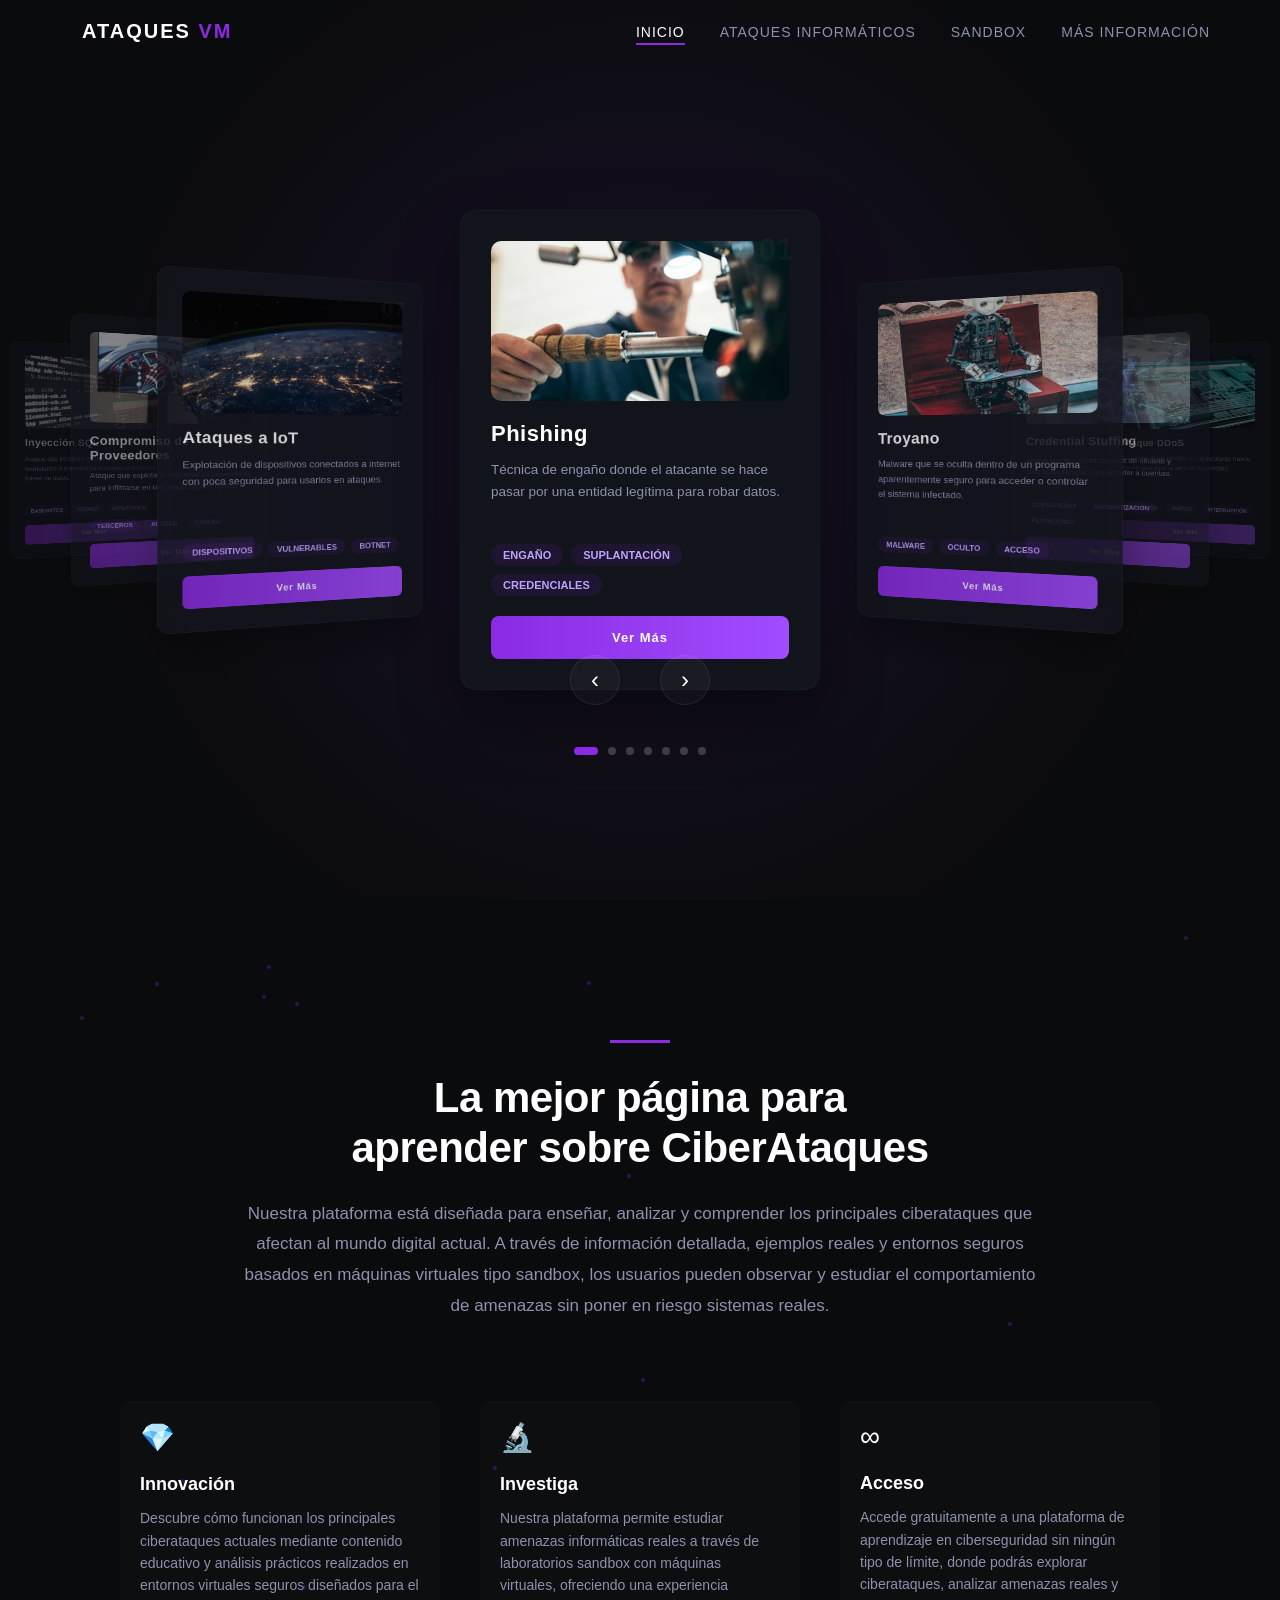
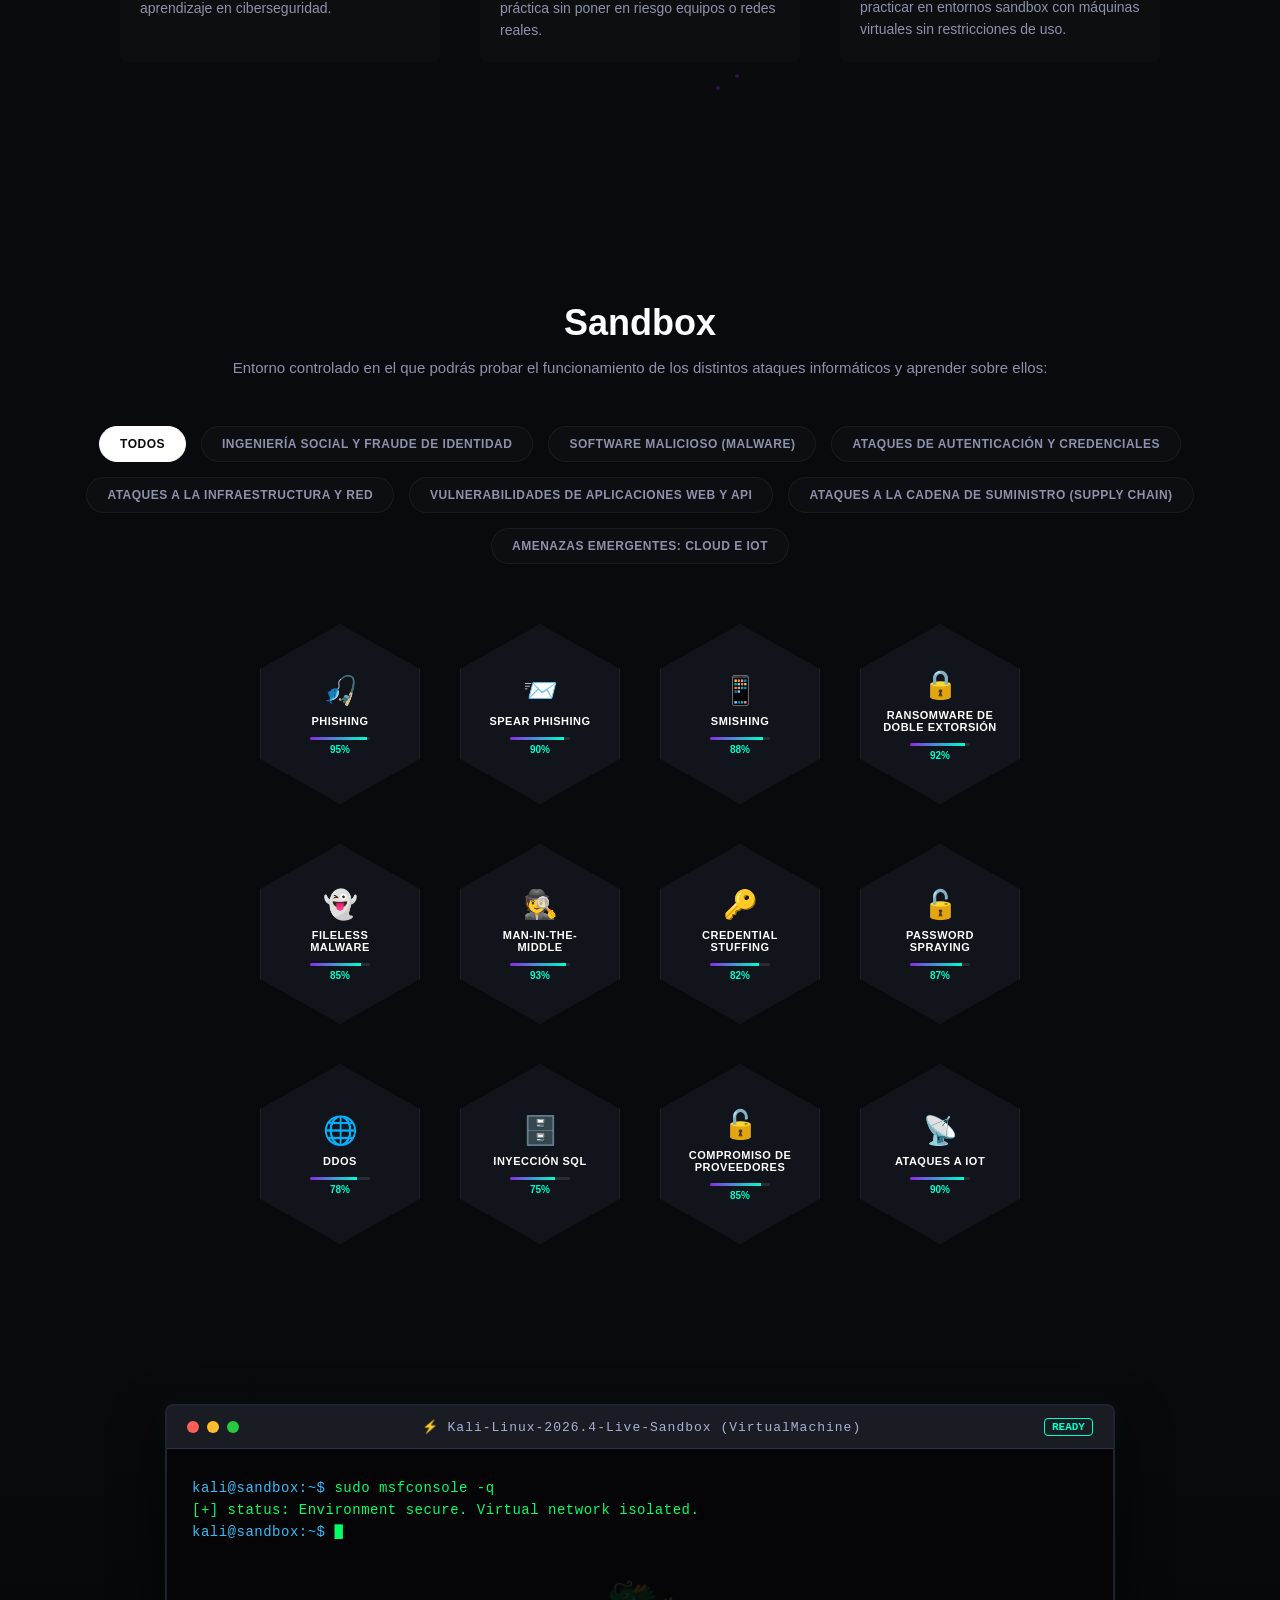
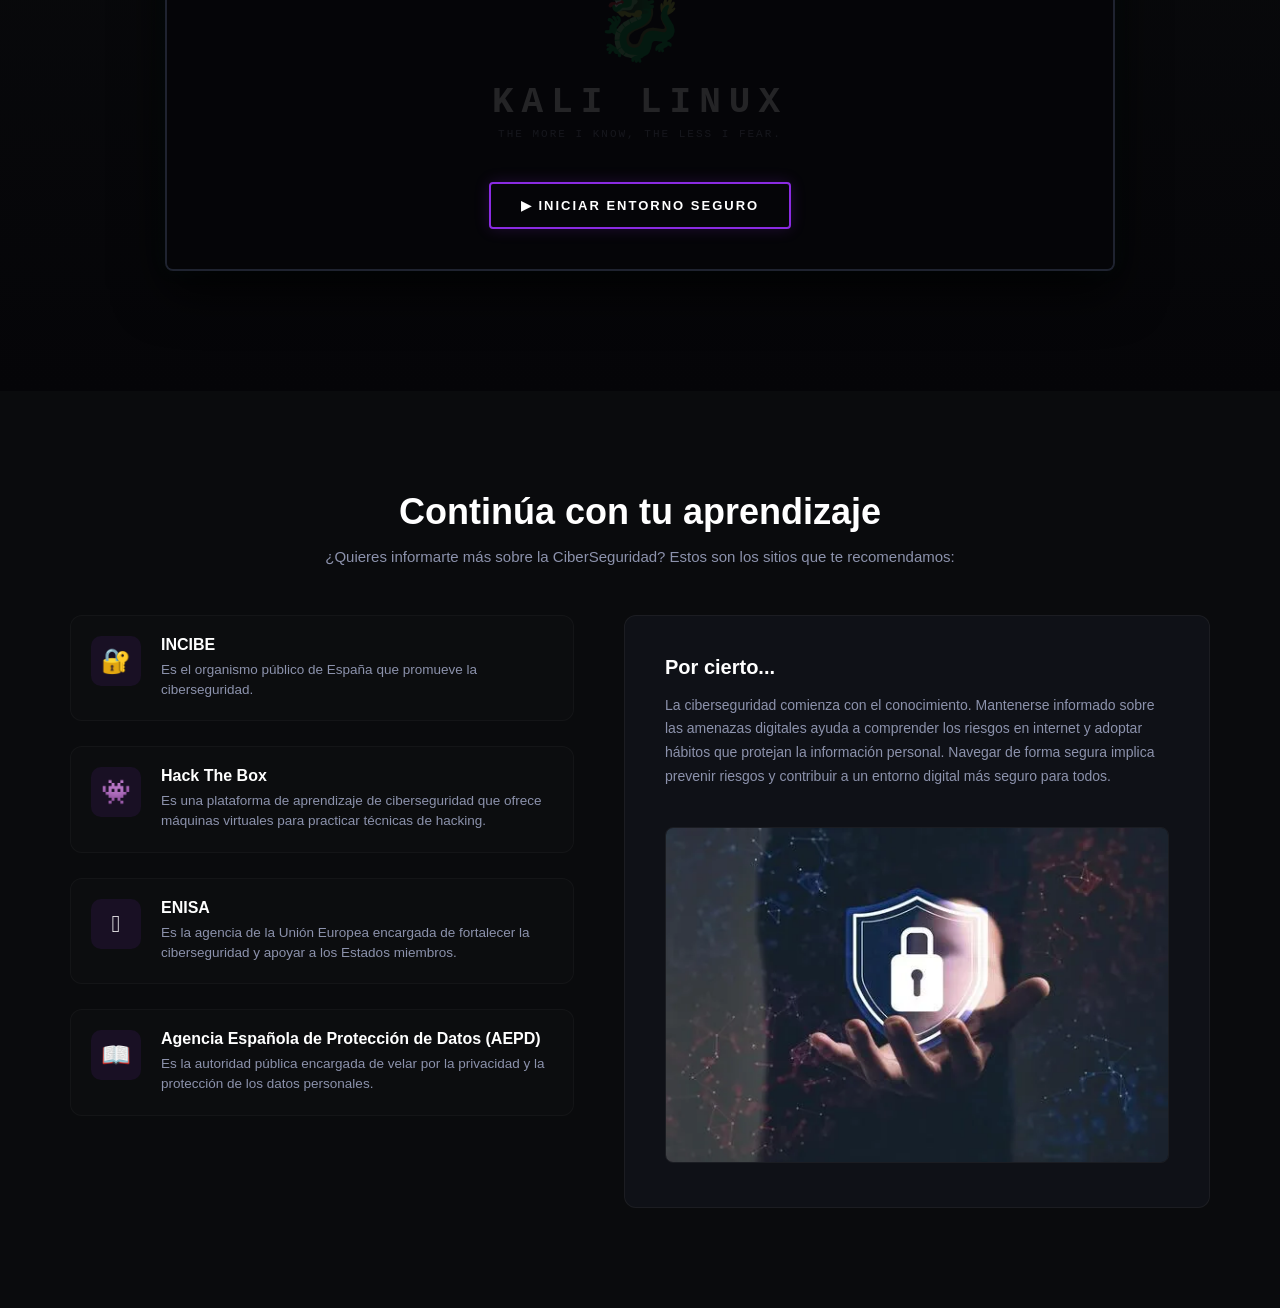
<file: index.html>
<!DOCTYPE html>
<html lang="es">
<head>
    <meta charset="UTF-8">
    <meta name="viewport" content="width=device-width, initial-scale=1.0">
    <title>Ataques, Virus y Protección</title>
    <link rel="stylesheet" href="CSS.css">
</head>
<body>
    <div class="loader" id="loader">
        <div class="loader-content">
            <div class="loader-prism">
                <div class="prism-face"></div>
                <div class="prism-face"></div>
                <div class="prism-face"></div>
            </div>
            <div style="color: var(--accent-purple); font-size: 18px; text-transform: uppercase; letter-spacing: 3px;">Refracting Reality...</div>
        </div>
    </div>

    <header class="header" id="header">
        <nav class="nav-container">
            <a href="#inicio" class="logo">
                <div class="logo-icon">
                    <div class="logo-prism">
                        <div class="prism-shape"></div>
                    </div>
                </div>
                <span class="logo-text">
                    <span class="prism">ATAQUES</span>
                    <span class="flux">VM</span>
                </span>
            </a>
            
            <ul class="nav-menu" id="navMenu">
                <li><a href="#inicio" class="nav-link active">Inicio</a></li>
                <li><a href="#ataques" class="nav-link">Ataques Informáticos</a></li>
                <li><a href="#sandbox" class="nav-link">Sandbox</a></li>
                <li><a href="#info" class="nav-link">Más Información</a></li>
            </ul>
            
            <div class="menu-toggle" id="menuToggle">
                <span></span>
                <span></span>
                <span></span>
            </div>
        </nav>
    </header>

    <section class="hero" id="inicio">
        <div class="carousel-container">
            <div class="carousel" id="carousel"></div>
            
            <div class="carousel-controls">
                <button class="carousel-btn" id="prevBtn">‹</button>
                <button class="carousel-btn" id="nextBtn">›</button>
            </div>
            
            <div class="carousel-indicators" id="indicators"></div>
        </div>
    </section>

    <section class="philosophy-section" id="ataques">
        <div class="philosophy-container">
            <div class="prism-line"></div>
            
            <h2 class="philosophy-headline">
                La mejor página para<br>aprender sobre CiberAtaques
            </h2>
            
            <p class="philosophy-subheading">
                Nuestra plataforma está diseñada para enseñar, analizar y comprender los principales ciberataques que afectan al mundo digital actual. A través de información detallada, ejemplos reales y entornos seguros basados en máquinas virtuales tipo sandbox, los usuarios pueden observar y estudiar el comportamiento de amenazas sin poner en riesgo sistemas reales.
            </p>
            
            <div class="philosophy-pillars">
                <div class="pillar">
                    <div class="pillar-icon">💎</div>
                    <h3 class="pillar-title">Innovación</h3>
                    <p class="pillar-description">
                        Descubre cómo funcionan los principales ciberataques actuales mediante contenido educativo y análisis prácticos realizados en entornos virtuales seguros diseñados para el aprendizaje en ciberseguridad.
                    </p>
                </div>
                
                <div class="pillar">
                    <div class="pillar-icon">🔬</div>
                    <h3 class="pillar-title">Investiga</h3>
                    <p class="pillar-description">
                        Nuestra plataforma permite estudiar amenazas informáticas reales a través de laboratorios sandbox con máquinas virtuales, ofreciendo una experiencia práctica sin poner en riesgo equipos o redes reales.
                    </p>
                </div>
                
                <div class="pillar">
                    <div class="pillar-icon">∞</div>
                    <h3 class="pillar-title">Acceso</h3>
                    <p class="pillar-description">
                       Accede gratuitamente a una plataforma de aprendizaje en ciberseguridad sin ningún tipo de límite, donde podrás explorar ciberataques, analizar amenazas reales y practicar en entornos sandbox con máquinas virtuales sin restricciones de uso.
                    </p>
                </div>
            </div>
            
            <div class="philosophy-particles" id="particles"></div>
        </div>
    </section>

    <section class="skills-section" id="sandbox">
        <div class="skills-container">
            <div class="section-header">
                <h2 class="section-title">Sandbox</h2>
                <p class="section-subtitle">Entorno controlado en el que podrás probar el funcionamiento de los distintos ataques informáticos y aprender sobre ellos:</p>
            </div>
            
            <div class="skill-categories">
                <div class="category-tab active" data-category="all">Todos</div>
                <div class="category-tab" data-category="AAA">Ingeniería Social y Fraude de Identidad</div>
                <div class="category-tab" data-category="BBB">Software Malicioso (Malware)</div>
                <div class="category-tab" data-category="CCC">Ataques de Autenticación y Credenciales</div>
                <div class="category-tab" data-category="DDD">Ataques a la Infraestructura y Red</div>
                <div class="category-tab" data-category="GGG">Vulnerabilidades de Aplicaciones Web y API</div>
                <div class="category-tab" data-category="EEE">Ataques a la Cadena de Suministro (Supply Chain)</div>
                <div class="category-tab" data-category="FFF">Amenazas Emergentes: Cloud e IoT</div>
            </div>

            <div class="skills-hexagon-grid" id="skillsGrid"></div>
        </div>
    </section>

    <section class="vm-workspace-section">
        <div class="vm-container">
            <div class="vm-header">
                <div class="vm-buttons">
                    <span class="vm-dot close"></span>
                    <span class="vm-dot minimize"></span>
                    <span class="vm-dot maximize"></span>
                </div>
                <div class="vm-title">⚡ Kali-Linux-2026.4-Live-Sandbox (VirtualMachine)</div>
                <div class="vm-status">READY</div>
            </div>
            
            <div class="vm-body">
                <div class="kali-logo-watermark">
                    <span class="dragon-icon">🐉</span>
                    <h2>KALI LINUX</h2>
                    <p class="terminal-text">the more i know, the less i fear.</p>
                </div>
                
                <div class="vm-terminal-overlay">
                    <p class="line"><span class="prompt">kali@sandbox:~$</span> sudo msfconsole -q</p>
                    <p class="line">[+] status: Environment secure. Virtual network isolated.</p>
                    <p class="line"><span class="prompt">kali@sandbox:~$</span> <span class="blink">█</span></p>
                </div>

                <button class="vm-boot-btn">
                    <span class="btn-icon">▶</span> INICIAR ENTORNO SEGURO
                </button>
            </div>
        </div>
    </section>

    <section class="contact-section" id="info">
        <div class="section-header">
            <h2 class="section-title">Continúa con tu aprendizaje</h2>
            <p class="section-subtitle">¿Quieres informarte más sobre la CiberSeguridad? Estos son los sitios que te recomendamos:</p>
        </div>
        
        <div class="contact-container">
            <div class="contact-info">
                <a href="https://www.incibe.es/incibe" target="_blank" class="info-item">
                    <div class="info-icon">🔐</div>
                    <div class="info-text">
                        <h4>INCIBE</h4>
                        <p>Es el organismo público de España que promueve la ciberseguridad.</p>
                    </div>
                </a>
                
                <a href="https://hs.hackthebox.com/" target="_blank" class="info-item">
                    <div class="info-icon">👾</div>
                    <div class="info-text">
                        <h4>Hack The Box</h4>
                        <p>Es una plataforma de aprendizaje de ciberseguridad que ofrece máquinas virtuales para practicar técnicas de hacking.</p>
                    </div>
                </a>
                
                <a href="https://www.enisa.europa.eu/" target="_blank" class="info-item">
                    <div class="info-icon">🫆</div>
                    <div class="info-text">
                        <h4>ENISA</h4>
                        <p>Es la agencia de la Unión Europea encargada de fortalecer la ciberseguridad y apoyar a los Estados miembros.</p>
                    </div>
                </a>
                
                <a href="https://www.aepd.es/" target="_blank" class="info-item">
                    <div class="info-icon">📖</div>
                    <div class="info-text">
                        <h4>Agencia Española de Protección de Datos (AEPD)</h4>
                        <p>Es la autoridad pública encargada de velar por la privacidad y la protección de los datos personales.</p>
                    </div>
                </a>
            </div>
            
            <div class="contact-form-info">
                <div class="info-text">
                    <h4>Por cierto...</h4>                       
                    <p>La ciberseguridad comienza con el conocimiento. Mantenerse informado sobre las amenazas digitales ayuda a comprender los riesgos en internet y adoptar hábitos que protejan la información personal. Navegar de forma segura implica prevenir riesgos y contribuir a un entorno digital más seguro para todos.</p>
                    <br>
                    <img src="images/security2.png" alt="Ataque">
                </div>
            </div>
        </div>
    </section>

    <script src="JS.js"></script>
</body>
</html>
</file>
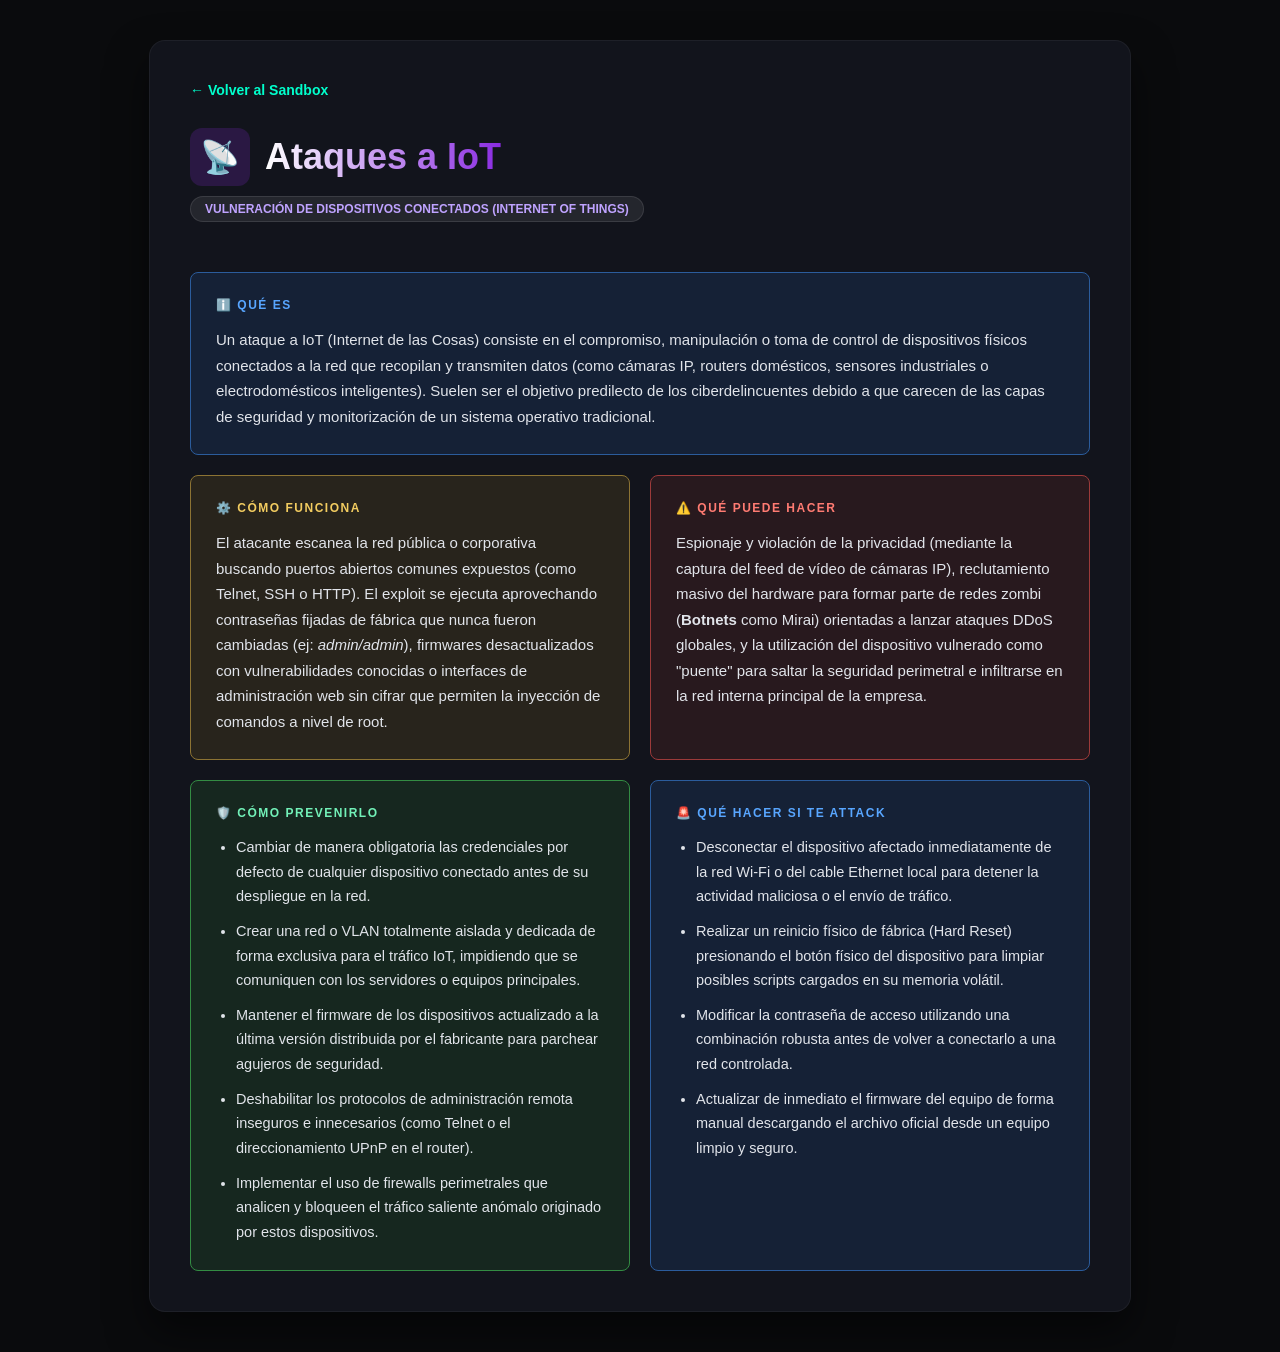
<file: paginas/AtaquesaIoT.html>
<!DOCTYPE html>
<html lang="es">
<head>
    <meta charset="UTF-8">
    <meta name="viewport" content="width=device-width, initial-scale=1.0">
    <title>Sandbox: Ataques a IoT</title>
    <style>
        :root {
            --bg-dark: #0a0b0d;
            --card-bg: #12141c;
            --accent-purple: #8a2be2;
            --accent-cyan: #00ffcc;
            --text-main: #ffffff;
            --text-dim: #8c92ac;
            
            /* Colores corporativos de tus bloques */
            --box-blue-bg: rgba(27, 54, 93, 0.4);
            --box-blue-border: #2b5c9c;
            --box-yellow-bg: rgba(74, 62, 28, 0.4);
            --box-yellow-border: #8c7333;
            --box-red-bg: rgba(74, 34, 34, 0.4);
            --box-red-border: #9c3a3a;
            --box-green-bg: rgba(28, 69, 35, 0.4);
            --box-green-border: #338c43;
        }

        body {
            background-color: var(--bg-dark);
            color: var(--text-main);
            font-family: 'Segoe UI', Tahoma, Geneva, Verdana, sans-serif;
            margin: 0;
            padding: 40px 20px;
            display: flex;
            justify-content: center;
        }

        .container {
            max-width: 900px;
            width: 100%;
            background: var(--card-bg);
            border: 1px solid rgba(255, 255, 255, 0.05);
            border-radius: 16px;
            padding: 40px;
            box-shadow: 0 20px 40px rgba(0, 0, 0, 0.5);
        }

        .btn-back {
            display: inline-block;
            color: var(--accent-cyan);
            text-decoration: none;
            font-size: 14px;
            font-weight: 600;
            margin-bottom: 30px;
            transition: all 0.3s ease;
        }

        .btn-back:hover {
            text-shadow: 0 0 10px var(--accent-cyan);
            transform: translateX(-5px);
        }

        .header-attack {
            display: flex;
            align-items: center;
            gap: 15px;
            margin-bottom: 10px;
        }

        .attack-icon {
            font-size: 32px;
            background: rgba(138, 43, 226, 0.2);
            padding: 10px;
            border-radius: 12px;
            display: flex;
            align-items: center;
            justify-content: center;
        }

        h1 {
            font-size: 36px;
            font-weight: 800;
            margin: 0;
            background: linear-gradient(90deg, var(--text-main), var(--accent-purple));
            -webkit-background-clip: text;
            -webkit-text-fill-color: transparent;
        }

        .badge {
            display: inline-block;
            background: rgba(255, 255, 255, 0.08);
            color: #bfa3ff;
            padding: 5px 14px;
            border-radius: 20px;
            font-size: 12px;
            font-weight: 600;
            text-transform: uppercase;
            margin-bottom: 30px;
            border: 1px solid rgba(255, 255, 255, 0.1);
        }

        /* Configuración de la rejilla */
        .info-grid {
            display: grid;
            grid-template-columns: repeat(2, 1fr);
            gap: 20px;
            margin-top: 20px;
        }

        .info-box {
            border-radius: 8px;
            padding: 25px;
            border: 1px solid transparent;
        }

        .info-box.full-width {
            grid-column: span 2;
        }

        .box-title {
            font-size: 12px;
            font-weight: 700;
            text-transform: uppercase;
            letter-spacing: 1.5px;
            margin-bottom: 15px;
            display: flex;
            align-items: center;
            gap: 8px;
        }

        /* Clases de color para los paneles */
        .box-blue {
            background-color: var(--box-blue-bg);
            border-color: var(--box-blue-border);
        }
        .box-blue .box-title { color: #58a6ff; }

        .box-yellow {
            background-color: var(--box-yellow-bg);
            border-color: var(--box-yellow-border);
        }
        .box-yellow .box-title { color: #f2cc60; }

        .box-red {
            background-color: var(--box-red-bg);
            border-color: var(--box-red-border);
        }
        .box-red .box-title { color: #ff7b72; }

        .box-green {
            background-color: var(--box-green-bg);
            border-color: var(--box-green-border);
        }
        .box-green .box-title { color: #72f1b8; }

        p {
            color: #e1e4ea;
            font-size: 15px;
            line-height: 1.7;
            margin: 0;
        }

        ul {
            margin: 0;
            padding-left: 20px;
        }

        li {
            color: #e1e4ea;
            font-size: 14.5px;
            line-height: 1.7;
            margin-bottom: 10px;
        }

        li:last-child {
            margin-bottom: 0;
        }

        @media (max-width: 768px) {
            .info-grid {
                grid-template-columns: 1fr;
            }
            .info-box.full-width {
                grid-column: span 1;
            }
        }
    </style>
</head>
<body>

    <div class="container">
        <a href="../index.html#sandbox" class="btn-back">← Volver al Sandbox</a>
        
        <div class="header-attack">
            <div class="attack-icon">📡</div>
            <h1>Ataques a IoT</h1>
        </div>
        <div class="badge">Vulneración de dispositivos conectados (Internet of Things)</div>
        
        <div class="info-grid">
            <div class="info-box box-blue full-width">
                <div class="box-title">ℹ️ Qué es</div>
                <p>Un ataque a IoT (Internet de las Cosas) consiste en el compromiso, manipulación o toma de control de dispositivos físicos conectados a la red que recopilan y transmiten datos (como cámaras IP, routers domésticos, sensores industriales o electrodomésticos inteligentes). Suelen ser el objetivo predilecto de los ciberdelincuentes debido a que carecen de las capas de seguridad y monitorización de un sistema operativo tradicional.</p>
            </div>
            
            <div class="info-box box-yellow">
                <div class="box-title">⚙️ Cómo funciona</div>
                <p>El atacante escanea la red pública o corporativa buscando puertos abiertos comunes expuestos (como Telnet, SSH o HTTP). El exploit se ejecuta aprovechando contraseñas fijadas de fábrica que nunca fueron cambiadas (ej: <i>admin/admin</i>), firmwares desactualizados con vulnerabilidades conocidas o interfaces de administración web sin cifrar que permiten la inyección de comandos a nivel de root.</p>
            </div>
            
            <div class="info-box box-red">
                <div class="box-title">⚠️ Qué puede hacer</div>
                <p>Espionaje y violación de la privacidad (mediante la captura del feed de vídeo de cámaras IP), reclutamiento masivo del hardware para formar parte de redes zombi (<b>Botnets</b> como Mirai) orientadas a lanzar ataques DDoS globales, y la utilización del dispositivo vulnerado como "puente" para saltar la seguridad perimetral e infiltrarse en la red interna principal de la empresa.</p>
            </div>
            
            <div class="info-box box-green">
                <div class="box-title">🛡️ Cómo prevenirlo</div>
                <ul>
                    <li>Cambiar de manera obligatoria las credenciales por defecto de cualquier dispositivo conectado antes de su despliegue en la red.</li>
                    <li>Crear una red o VLAN totalmente aislada y dedicada de forma exclusiva para el tráfico IoT, impidiendo que se comuniquen con los servidores o equipos principales.</li>
                    <li>Mantener el firmware de los dispositivos actualizado a la última versión distribuida por el fabricante para parchear agujeros de seguridad.</li>
                    <li>Deshabilitar los protocolos de administración remota inseguros e innecesarios (como Telnet o el direccionamiento UPnP en el router).</li>
                    <li>Implementar el uso de firewalls perimetrales que analicen y bloqueen el tráfico saliente anómalo originado por estos dispositivos.</li>
                </ul>
            </div>
            
            <div class="info-box box-blue">
                <div class="box-title">🚨 Qué hacer si te attack</div>
                <ul>
                    <li>Desconectar el dispositivo afectado inmediatamente de la red Wi-Fi o del cable Ethernet local para detener la actividad maliciosa o el envío de tráfico.</li>
                    <li>Realizar un reinicio físico de fábrica (Hard Reset) presionando el botón físico del dispositivo para limpiar posibles scripts cargados en su memoria volátil.</li>
                    <li>Modificar la contraseña de acceso utilizando una combinación robusta antes de volver a conectarlo a una red controlada.</li>
                    <li>Actualizar de inmediato el firmware del equipo de forma manual descargando el archivo oficial desde un equipo limpio y seguro.</li>
                </ul>
            </div>
        </div>
    </div>

</body>
</html>
</file>
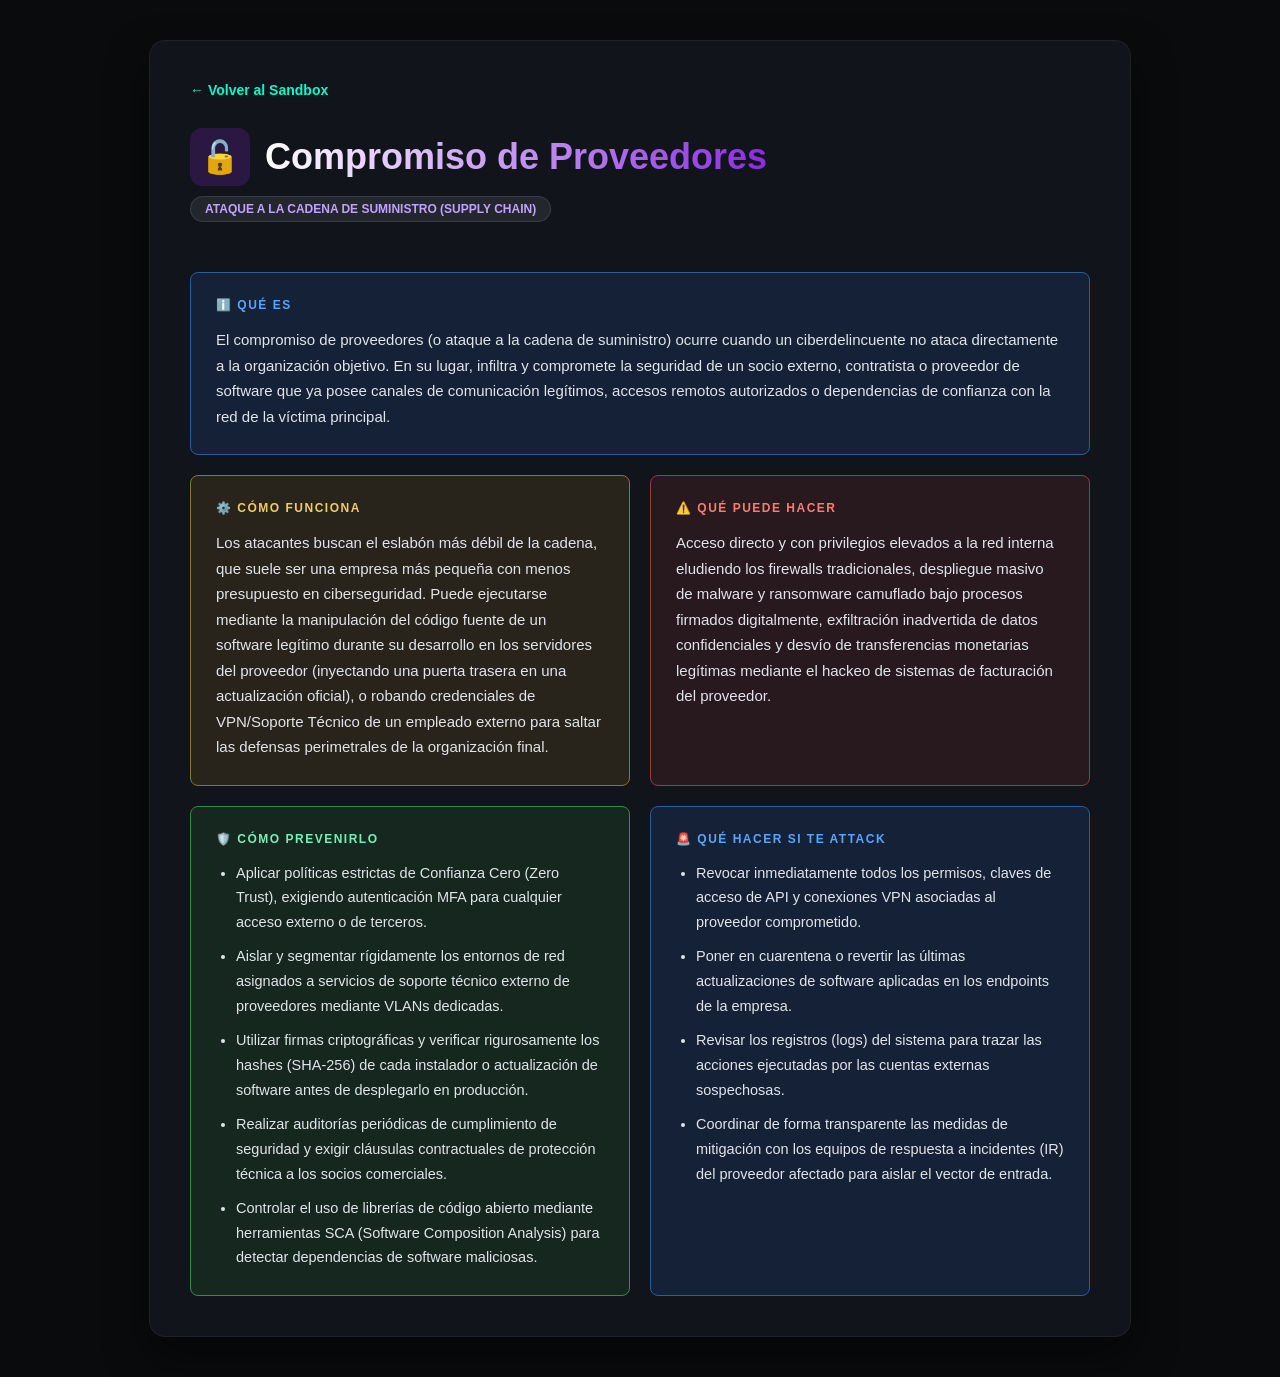
<file: paginas/CompromisodeProveedores.html>
<!DOCTYPE html>
<html lang="es">
<head>
    <meta charset="UTF-8">
    <meta name="viewport" content="width=device-width, initial-scale=1.0">
    <title>Sandbox: Compromiso de Proveedores</title>
    <style>
        :root {
            --bg-dark: #0a0b0d;
            --card-bg: #12141c;
            --accent-purple: #8a2be2;
            --accent-cyan: #00ffcc;
            --text-main: #ffffff;
            --text-dim: #8c92ac;
            
            /* Colores corporativos de tus bloques */
            --box-blue-bg: rgba(27, 54, 93, 0.4);
            --box-blue-border: #2b5c9c;
            --box-yellow-bg: rgba(74, 62, 28, 0.4);
            --box-yellow-border: #8c7333;
            --box-red-bg: rgba(74, 34, 34, 0.4);
            --box-red-border: #9c3a3a;
            --box-green-bg: rgba(28, 69, 35, 0.4);
            --box-green-border: #338c43;
        }

        body {
            background-color: var(--bg-dark);
            color: var(--text-main);
            font-family: 'Segoe UI', Tahoma, Geneva, Verdana, sans-serif;
            margin: 0;
            padding: 40px 20px;
            display: flex;
            justify-content: center;
        }

        .container {
            max-width: 900px;
            width: 100%;
            background: var(--card-bg);
            border: 1px solid rgba(255, 255, 255, 0.05);
            border-radius: 16px;
            padding: 40px;
            box-shadow: 0 20px 40px rgba(0, 0, 0, 0.5);
        }

        .btn-back {
            display: inline-block;
            color: var(--accent-cyan);
            text-decoration: none;
            font-size: 14px;
            font-weight: 600;
            margin-bottom: 30px;
            transition: all 0.3s ease;
        }

        .btn-back:hover {
            text-shadow: 0 0 10px var(--accent-cyan);
            transform: translateX(-5px);
        }

        .header-attack {
            display: flex;
            align-items: center;
            gap: 15px;
            margin-bottom: 10px;
        }

        .attack-icon {
            font-size: 32px;
            background: rgba(138, 43, 226, 0.2);
            padding: 10px;
            border-radius: 12px;
            display: flex;
            align-items: center;
            justify-content: center;
        }

        h1 {
            font-size: 36px;
            font-weight: 800;
            margin: 0;
            background: linear-gradient(90deg, var(--text-main), var(--accent-purple));
            -webkit-background-clip: text;
            -webkit-text-fill-color: transparent;
        }

        .badge {
            display: inline-block;
            background: rgba(255, 255, 255, 0.08);
            color: #bfa3ff;
            padding: 5px 14px;
            border-radius: 20px;
            font-size: 12px;
            font-weight: 600;
            text-transform: uppercase;
            margin-bottom: 30px;
            border: 1px solid rgba(255, 255, 255, 0.1);
        }

        /* Configuración de la rejilla */
        .info-grid {
            display: grid;
            grid-template-columns: repeat(2, 1fr);
            gap: 20px;
            margin-top: 20px;
        }

        .info-box {
            border-radius: 8px;
            padding: 25px;
            border: 1px solid transparent;
        }

        .info-box.full-width {
            grid-column: span 2;
        }

        .box-title {
            font-size: 12px;
            font-weight: 700;
            text-transform: uppercase;
            letter-spacing: 1.5px;
            margin-bottom: 15px;
            display: flex;
            align-items: center;
            gap: 8px;
        }

        /* Clases de color para los paneles */
        .box-blue {
            background-color: var(--box-blue-bg);
            border-color: var(--box-blue-border);
        }
        .box-blue .box-title { color: #58a6ff; }

        .box-yellow {
            background-color: var(--box-yellow-bg);
            border-color: var(--box-yellow-border);
        }
        .box-yellow .box-title { color: #f2cc60; }

        .box-red {
            background-color: var(--box-red-bg);
            border-color: var(--box-red-border);
        }
        .box-red .box-title { color: #ff7b72; }

        .box-green {
            background-color: var(--box-green-bg);
            border-color: var(--box-green-border);
        }
        .box-green .box-title { color: #72f1b8; }

        p {
            color: #e1e4ea;
            font-size: 15px;
            line-height: 1.7;
            margin: 0;
        }

        ul {
            margin: 0;
            padding-left: 20px;
        }

        li {
            color: #e1e4ea;
            font-size: 14.5px;
            line-height: 1.7;
            margin-bottom: 10px;
        }

        li:last-child {
            margin-bottom: 0;
        }

        @media (max-width: 768px) {
            .info-grid {
                grid-template-columns: 1fr;
            }
            .info-box.full-width {
                grid-column: span 1;
            }
        }
    </style>
</head>
<body>

    <div class="container">
        <a href="../index.html#sandbox" class="btn-back">← Volver al Sandbox</a>
        
        <div class="header-attack">
            <div class="attack-icon">🔓</div>
            <h1>Compromiso de Proveedores</h1>
        </div>
        <div class="badge">Ataque a la Cadena de Suministro (Supply Chain)</div>
        
        <div class="info-grid">
            <div class="info-box box-blue full-width">
                <div class="box-title">ℹ️ Qué es</div>
                <p>El compromiso de proveedores (o ataque a la cadena de suministro) ocurre cuando un ciberdelincuente no ataca directamente a la organización objetivo. En su lugar, infiltra y compromete la seguridad de un socio externo, contratista o proveedor de software que ya posee canales de comunicación legítimos, accesos remotos autorizados o dependencias de confianza con la red de la víctima principal.</p>
            </div>
            
            <div class="info-box box-yellow">
                <div class="box-title">⚙️ Cómo funciona</div>
                <p>Los atacantes buscan el eslabón más débil de la cadena, que suele ser una empresa más pequeña con menos presupuesto en ciberseguridad. Puede ejecutarse mediante la manipulación del código fuente de un software legítimo durante su desarrollo en los servidores del proveedor (inyectando una puerta trasera en una actualización oficial), o robando credenciales de VPN/Soporte Técnico de un empleado externo para saltar las defensas perimetrales de la organización final.</p>
            </div>
            
            <div class="info-box box-red">
                <div class="box-title">⚠️ Qué puede hacer</div>
                <p>Acceso directo y con privilegios elevados a la red interna eludiendo los firewalls tradicionales, despliegue masivo de malware y ransomware camuflado bajo procesos firmados digitalmente, exfiltración inadvertida de datos confidenciales y desvío de transferencias monetarias legítimas mediante el hackeo de sistemas de facturación del proveedor.</p>
            </div>
            
            <div class="info-box box-green">
                <div class="box-title">🛡️ Cómo prevenirlo</div>
                <ul>
                    <li>Aplicar políticas estrictas de Confianza Cero (Zero Trust), exigiendo autenticación MFA para cualquier acceso externo o de terceros.</li>
                    <li>Aislar y segmentar rígidamente los entornos de red asignados a servicios de soporte técnico externo de proveedores mediante VLANs dedicadas.</li>
                    <li>Utilizar firmas criptográficas y verificar rigurosamente los hashes (SHA-256) de cada instalador o actualización de software antes de desplegarlo en producción.</li>
                    <li>Realizar auditorías periódicas de cumplimiento de seguridad y exigir cláusulas contractuales de protección técnica a los socios comerciales.</li>
                    <li>Controlar el uso de librerías de código abierto mediante herramientas SCA (Software Composition Analysis) para detectar dependencias de software maliciosas.</li>
                </ul>
            </div>
            
            <div class="info-box box-blue">
                <div class="box-title">🚨 Qué hacer si te attack</div>
                <ul>
                    <li>Revocar inmediatamente todos los permisos, claves de acceso de API y conexiones VPN asociadas al proveedor comprometido.</li>
                    <li>Poner en cuarentena o revertir las últimas actualizaciones de software aplicadas en los endpoints de la empresa.</li>
                    <li>Revisar los registros (logs) del sistema para trazar las acciones ejecutadas por las cuentas externas sospechosas.</li>
                    <li>Coordinar de forma transparente las medidas de mitigación con los equipos de respuesta a incidentes (IR) del proveedor afectado para aislar el vector de entrada.</li>
                </ul>
            </div>
        </div>
    </div>

</body>
</html>
</file>
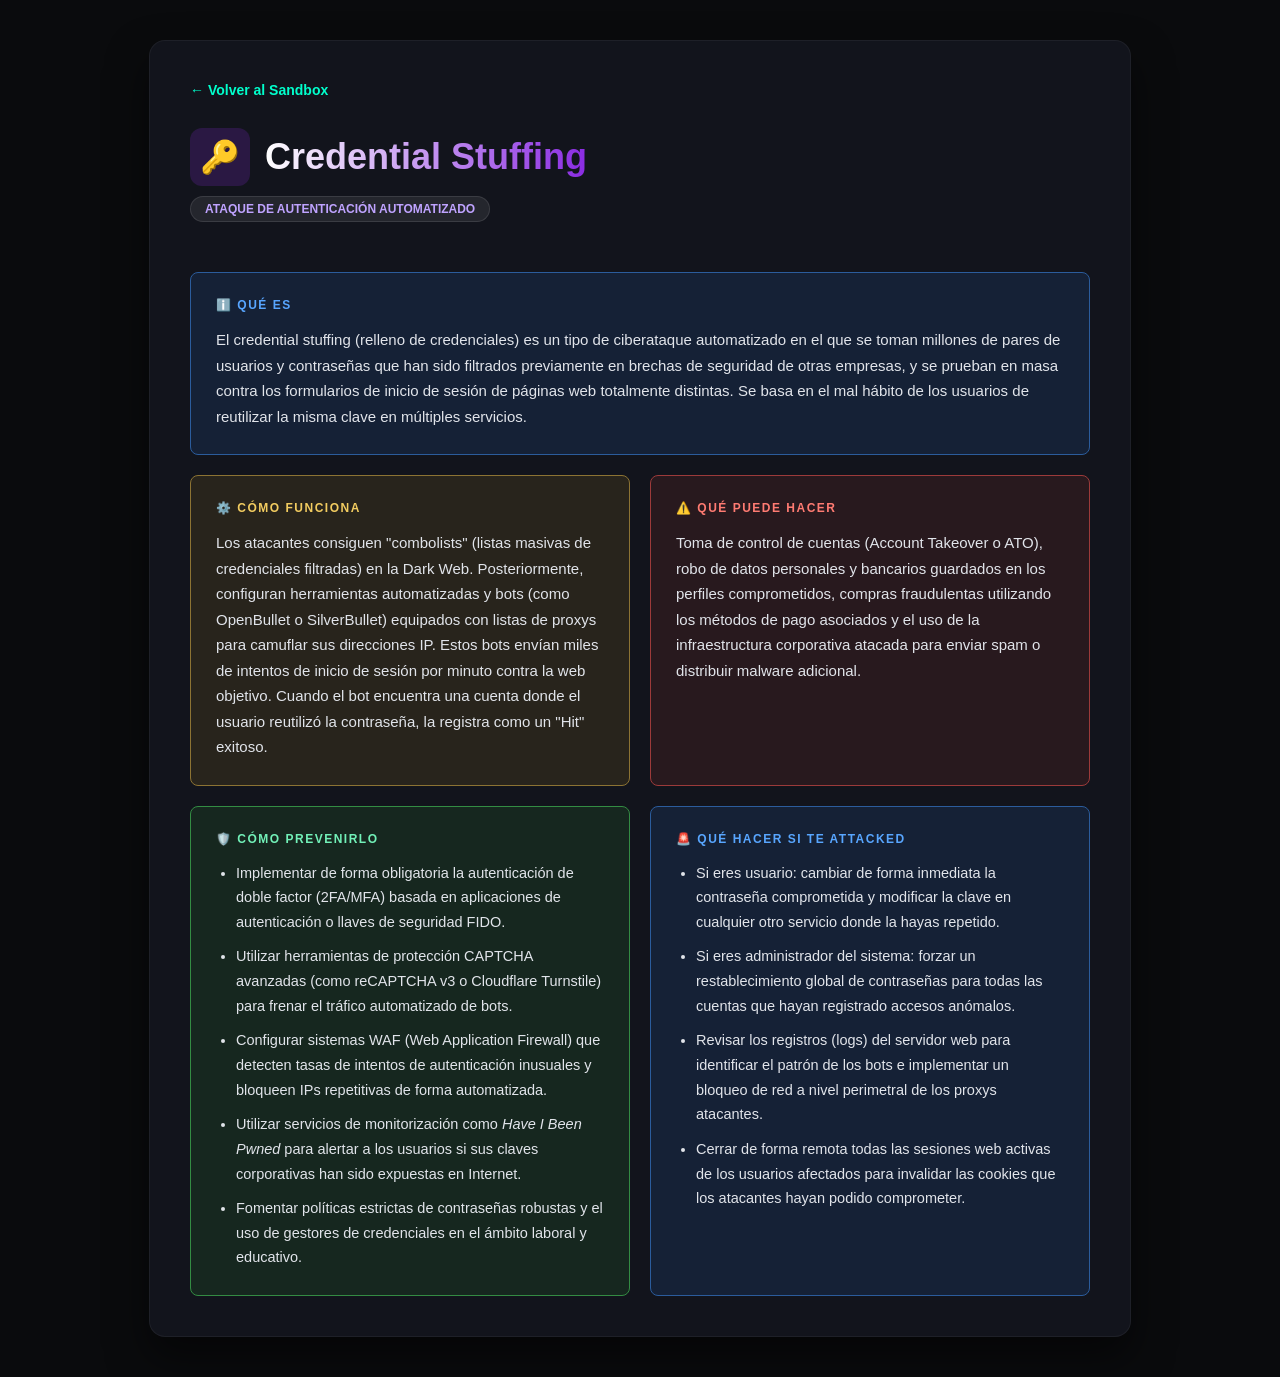
<file: paginas/credential-stuffing.html>
<!DOCTYPE html>
<html lang="es">
<head>
    <meta charset="UTF-8">
    <meta name="viewport" content="width=device-width, initial-scale=1.0">
    <title>Sandbox: Credential Stuffing</title>
    <style>
        :root {
            --bg-dark: #0a0b0d;
            --card-bg: #12141c;
            --accent-purple: #8a2be2;
            --accent-cyan: #00ffcc;
            --text-main: #ffffff;
            --text-dim: #8c92ac;
            
            /* Colores corporativos de tus bloques */
            --box-blue-bg: rgba(27, 54, 93, 0.4);
            --box-blue-border: #2b5c9c;
            --box-yellow-bg: rgba(74, 62, 28, 0.4);
            --box-yellow-border: #8c7333;
            --box-red-bg: rgba(74, 34, 34, 0.4);
            --box-red-border: #9c3a3a;
            --box-green-bg: rgba(28, 69, 35, 0.4);
            --box-green-border: #338c43;
        }

        body {
            background-color: var(--bg-dark);
            color: var(--text-main);
            font-family: 'Segoe UI', Tahoma, Geneva, Verdana, sans-serif;
            margin: 0;
            padding: 40px 20px;
            display: flex;
            justify-content: center;
        }

        .container {
            max-width: 900px;
            width: 100%;
            background: var(--card-bg);
            border: 1px solid rgba(255, 255, 255, 0.05);
            border-radius: 16px;
            padding: 40px;
            box-shadow: 0 20px 40px rgba(0, 0, 0, 0.5);
        }

        .btn-back {
            display: inline-block;
            color: var(--accent-cyan);
            text-decoration: none;
            font-size: 14px;
            font-weight: 600;
            margin-bottom: 30px;
            transition: all 0.3s ease;
        }

        .btn-back:hover {
            text-shadow: 0 0 10px var(--accent-cyan);
            transform: translateX(-5px);
        }

        .header-attack {
            display: flex;
            align-items: center;
            gap: 15px;
            margin-bottom: 10px;
        }

        .attack-icon {
            font-size: 32px;
            background: rgba(138, 43, 226, 0.2);
            padding: 10px;
            border-radius: 12px;
            display: flex;
            align-items: center;
            justify-content: center;
        }

        h1 {
            font-size: 36px;
            font-weight: 800;
            margin: 0;
            background: linear-gradient(90deg, var(--text-main), var(--accent-purple));
            -webkit-background-clip: text;
            -webkit-text-fill-color: transparent;
        }

        .badge {
            display: inline-block;
            background: rgba(255, 255, 255, 0.08);
            color: #bfa3ff;
            padding: 5px 14px;
            border-radius: 20px;
            font-size: 12px;
            font-weight: 600;
            text-transform: uppercase;
            margin-bottom: 30px;
            border: 1px solid rgba(255, 255, 255, 0.1);
        }

        /* Configuración de la rejilla */
        .info-grid {
            display: grid;
            grid-template-columns: repeat(2, 1fr);
            gap: 20px;
            margin-top: 20px;
        }

        .info-box {
            border-radius: 8px;
            padding: 25px;
            border: 1px solid transparent;
        }

        .info-box.full-width {
            grid-column: span 2;
        }

        .box-title {
            font-size: 12px;
            font-weight: 700;
            text-transform: uppercase;
            letter-spacing: 1.5px;
            margin-bottom: 15px;
            display: flex;
            align-items: center;
            gap: 8px;
        }

        /* Clases de color para los paneles */
        .box-blue {
            background-color: var(--box-blue-bg);
            border-color: var(--box-blue-border);
        }
        .box-blue .box-title { color: #58a6ff; }

        .box-yellow {
            background-color: var(--box-yellow-bg);
            border-color: var(--box-yellow-border);
        }
        .box-yellow .box-title { color: #f2cc60; }

        .box-red {
            background-color: var(--box-red-bg);
            border-color: var(--box-red-border);
        }
        .box-red .box-title { color: #ff7b72; }

        .box-green {
            background-color: var(--box-green-bg);
            border-color: var(--box-green-border);
        }
        .box-green .box-title { color: #72f1b8; }

        p {
            color: #e1e4ea;
            font-size: 15px;
            line-height: 1.7;
            margin: 0;
        }

        ul {
            margin: 0;
            padding-left: 20px;
        }

        li {
            color: #e1e4ea;
            font-size: 14.5px;
            line-height: 1.7;
            margin-bottom: 10px;
        }

        li:last-child {
            margin-bottom: 0;
        }

        @media (max-width: 768px) {
            .info-grid {
                grid-template-columns: 1fr;
            }
            .info-box.full-width {
                grid-column: span 1;
            }
        }
    </style>
</head>
<body>

    <div class="container">
        <a href="../index.html#sandbox" class="btn-back">← Volver al Sandbox</a>
        
        <div class="header-attack">
            <div class="attack-icon">🔑</div>
            <h1>Credential Stuffing</h1>
        </div>
        <div class="badge">Ataque de Autenticación Automatizado</div>
        
        <div class="info-grid">
            <div class="info-box box-blue full-width">
                <div class="box-title">ℹ️ Qué es</div>
                <p>El credential stuffing (relleno de credenciales) es un tipo de ciberataque automatizado en el que se toman millones de pares de usuarios y contraseñas que han sido filtrados previamente en brechas de seguridad de otras empresas, y se prueban en masa contra los formularios de inicio de sesión de páginas web totalmente distintas. Se basa en el mal hábito de los usuarios de reutilizar la misma clave en múltiples servicios.</p>
            </div>
            
            <div class="info-box box-yellow">
                <div class="box-title">⚙️ Cómo funciona</div>
                <p>Los atacantes consiguen "combolists" (listas masivas de credenciales filtradas) en la Dark Web. Posteriormente, configuran herramientas automatizadas y bots (como OpenBullet o SilverBullet) equipados con listas de proxys para camuflar sus direcciones IP. Estos bots envían miles de intentos de inicio de sesión por minuto contra la web objetivo. Cuando el bot encuentra una cuenta donde el usuario reutilizó la contraseña, la registra como un "Hit" exitoso.</p>
            </div>
            
            <div class="info-box box-red">
                <div class="box-title">⚠️ Qué puede hacer</div>
                <p>Toma de control de cuentas (Account Takeover o ATO), robo de datos personales y bancarios guardados en los perfiles comprometidos, compras fraudulentas utilizando los métodos de pago asociados y el uso de la infraestructura corporativa atacada para enviar spam o distribuir malware adicional.</p>
            </div>
            
            <div class="info-box box-green">
                <div class="box-title">🛡️ Cómo prevenirlo</div>
                <ul>
                    <li>Implementar de forma obligatoria la autenticación de doble factor (2FA/MFA) basada en aplicaciones de autenticación o llaves de seguridad FIDO.</li>
                    <li>Utilizar herramientas de protección CAPTCHA avanzadas (como reCAPTCHA v3 o Cloudflare Turnstile) para frenar el tráfico automatizado de bots.</li>
                    <li>Configurar sistemas WAF (Web Application Firewall) que detecten tasas de intentos de autenticación inusuales y bloqueen IPs repetitivas de forma automatizada.</li>
                    <li>Utilizar servicios de monitorización como <i>Have I Been Pwned</i> para alertar a los usuarios si sus claves corporativas han sido expuestas en Internet.</li>
                    <li>Fomentar políticas estrictas de contraseñas robustas y el uso de gestores de credenciales en el ámbito laboral y educativo.</li>
                </ul>
            </div>
            
            <div class="info-box box-blue">
                <div class="box-title">🚨 Qué hacer si te attacked</div>
                <ul>
                    <li>Si eres usuario: cambiar de forma inmediata la contraseña comprometida y modificar la clave en cualquier otro servicio donde la hayas repetido.</li>
                    <li>Si eres administrador del sistema: forzar un restablecimiento global de contraseñas para todas las cuentas que hayan registrado accesos anómalos.</li>
                    <li>Revisar los registros (logs) del servidor web para identificar el patrón de los bots e implementar un bloqueo de red a nivel perimetral de los proxys atacantes.</li>
                    <li>Cerrar de forma remota todas las sesiones web activas de los usuarios afectados para invalidar las cookies que los atacantes hayan podido comprometer.</li>
                </ul>
            </div>
        </div>
    </div>

</body>
</html>
</file>
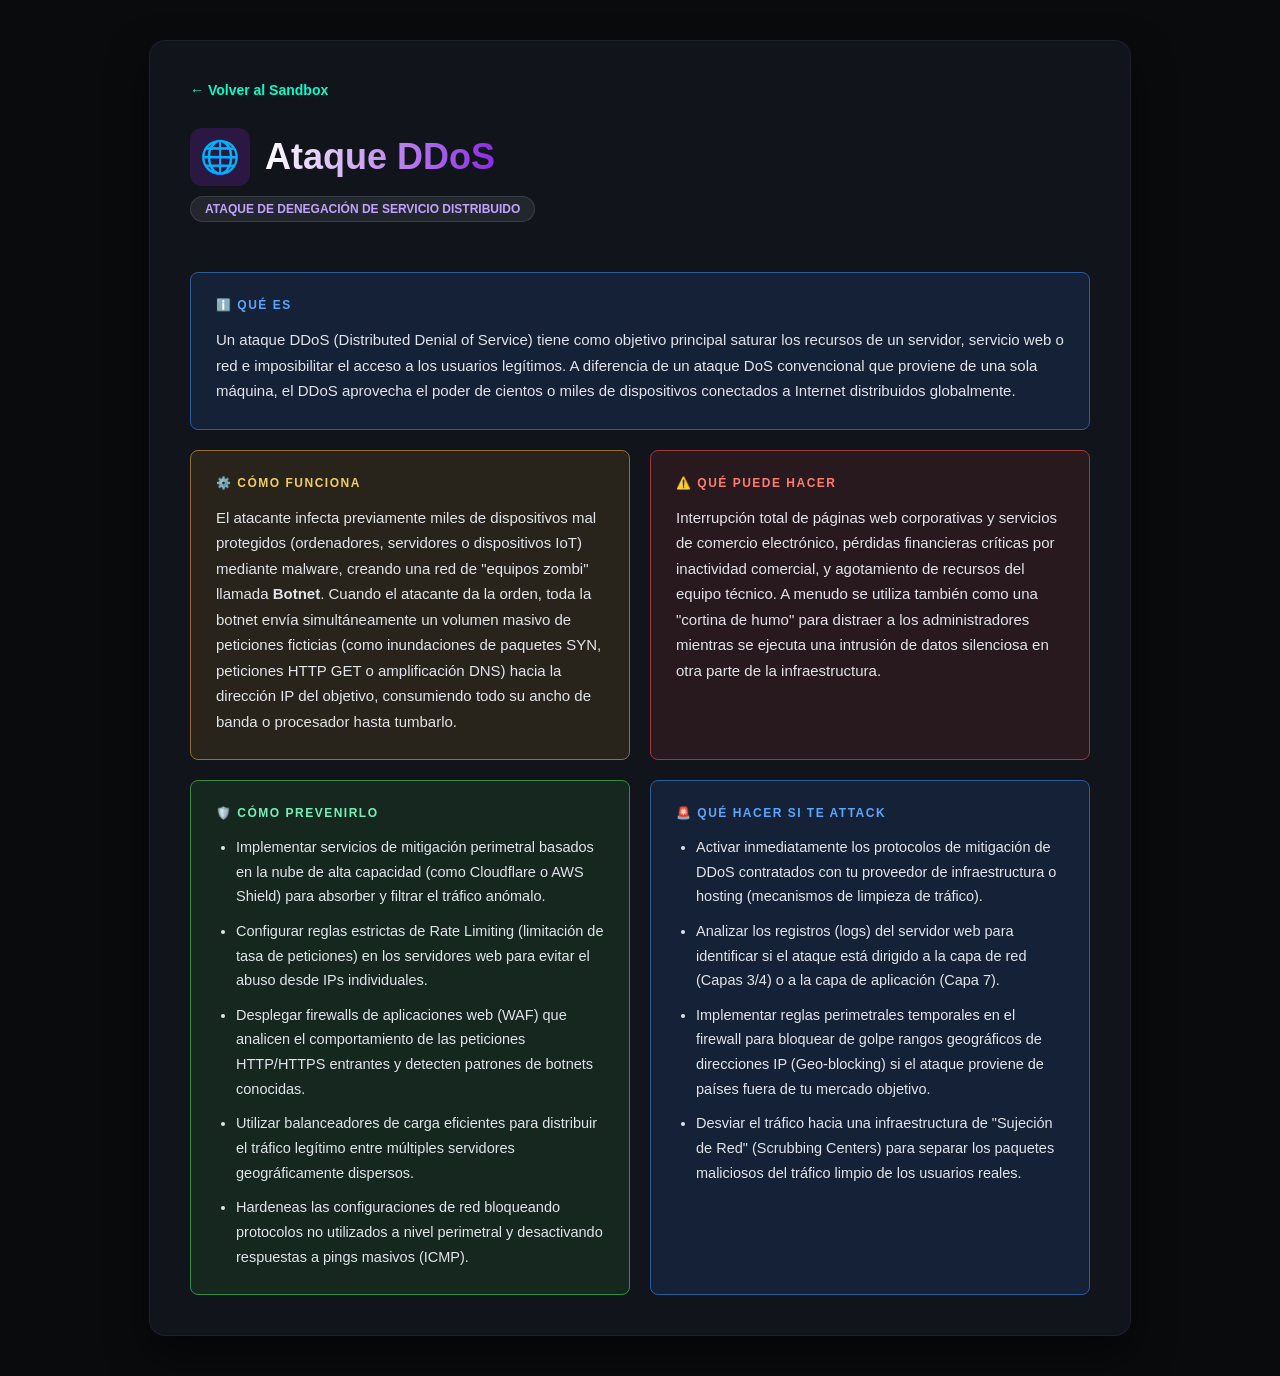
<file: paginas/DDoS.html>
<!DOCTYPE html>
<html lang="es">
<head>
    <meta charset="UTF-8">
    <meta name="viewport" content="width=device-width, initial-scale=1.0">
    <title>Sandbox: DDoS</title>
    <style>
        :root {
            --bg-dark: #0a0b0d;
            --card-bg: #12141c;
            --accent-purple: #8a2be2;
            --accent-cyan: #00ffcc;
            --text-main: #ffffff;
            --text-dim: #8c92ac;
            
            /* Colores corporativos de tus bloques */
            --box-blue-bg: rgba(27, 54, 93, 0.4);
            --box-blue-border: #2b5c9c;
            --box-yellow-bg: rgba(74, 62, 28, 0.4);
            --box-yellow-border: #8c7333;
            --box-red-bg: rgba(74, 34, 34, 0.4);
            --box-red-border: #9c3a3a;
            --box-green-bg: rgba(28, 69, 35, 0.4);
            --box-green-border: #338c43;
        }

        body {
            background-color: var(--bg-dark);
            color: var(--text-main);
            font-family: 'Segoe UI', Tahoma, Geneva, Verdana, sans-serif;
            margin: 0;
            padding: 40px 20px;
            display: flex;
            justify-content: center;
        }

        .container {
            max-width: 900px;
            width: 100%;
            background: var(--card-bg);
            border: 1px solid rgba(255, 255, 255, 0.05);
            border-radius: 16px;
            padding: 40px;
            box-shadow: 0 20px 40px rgba(0, 0, 0, 0.5);
        }

        .btn-back {
            display: inline-block;
            color: var(--accent-cyan);
            text-decoration: none;
            font-size: 14px;
            font-weight: 600;
            margin-bottom: 30px;
            transition: all 0.3s ease;
        }

        .btn-back:hover {
            text-shadow: 0 0 10px var(--accent-cyan);
            transform: translateX(-5px);
        }

        .header-attack {
            display: flex;
            align-items: center;
            gap: 15px;
            margin-bottom: 10px;
        }

        .attack-icon {
            font-size: 32px;
            background: rgba(138, 43, 226, 0.2);
            padding: 10px;
            border-radius: 12px;
            display: flex;
            align-items: center;
            justify-content: center;
        }

        h1 {
            font-size: 36px;
            font-weight: 800;
            margin: 0;
            background: linear-gradient(90deg, var(--text-main), var(--accent-purple));
            -webkit-background-clip: text;
            -webkit-text-fill-color: transparent;
        }

        .badge {
            display: inline-block;
            background: rgba(255, 255, 255, 0.08);
            color: #bfa3ff;
            padding: 5px 14px;
            border-radius: 20px;
            font-size: 12px;
            font-weight: 600;
            text-transform: uppercase;
            margin-bottom: 30px;
            border: 1px solid rgba(255, 255, 255, 0.1);
        }

        /* Configuración de la rejilla */
        .info-grid {
            display: grid;
            grid-template-columns: repeat(2, 1fr);
            gap: 20px;
            margin-top: 20px;
        }

        .info-box {
            border-radius: 8px;
            padding: 25px;
            border: 1px solid transparent;
        }

        .info-box.full-width {
            grid-column: span 2;
        }

        .box-title {
            font-size: 12px;
            font-weight: 700;
            text-transform: uppercase;
            letter-spacing: 1.5px;
            margin-bottom: 15px;
            display: flex;
            align-items: center;
            gap: 8px;
        }

        /* Clases de color para los paneles */
        .box-blue {
            background-color: var(--box-blue-bg);
            border-color: var(--box-blue-border);
        }
        .box-blue .box-title { color: #58a6ff; }

        .box-yellow {
            background-color: var(--box-yellow-bg);
            border-color: var(--box-yellow-border);
        }
        .box-yellow .box-title { color: #f2cc60; }

        .box-red {
            background-color: var(--box-red-bg);
            border-color: var(--box-red-border);
        }
        .box-red .box-title { color: #ff7b72; }

        .box-green {
            background-color: var(--box-green-bg);
            border-color: var(--box-green-border);
        }
        .box-green .box-title { color: #72f1b8; }

        p {
            color: #e1e4ea;
            font-size: 15px;
            line-height: 1.7;
            margin: 0;
        }

        ul {
            margin: 0;
            padding-left: 20px;
        }

        li {
            color: #e1e4ea;
            font-size: 14.5px;
            line-height: 1.7;
            margin-bottom: 10px;
        }

        li:last-child {
            margin-bottom: 0;
        }

        @media (max-width: 768px) {
            .info-grid {
                grid-template-columns: 1fr;
            }
            .info-box.full-width {
                grid-column: span 1;
            }
        }
    </style>
</head>
<body>

    <div class="container">
        <a href="../index.html#sandbox" class="btn-back">← Volver al Sandbox</a>
        
        <div class="header-attack">
            <div class="attack-icon">🌐</div>
            <h1>Ataque DDoS</h1>
        </div>
        <div class="badge">Ataque de Denegación de Servicio Distribuido</div>
        
        <div class="info-grid">
            <div class="info-box box-blue full-width">
                <div class="box-title">ℹ️ Qué es</div>
                <p>Un ataque DDoS (Distributed Denial of Service) tiene como objetivo principal saturar los recursos de un servidor, servicio web o red e imposibilitar el acceso a los usuarios legítimos. A diferencia de un ataque DoS convencional que proviene de una sola máquina, el DDoS aprovecha el poder de cientos o miles de dispositivos conectados a Internet distribuidos globalmente.</p>
            </div>
            
            <div class="info-box box-yellow">
                <div class="box-title">⚙️ Cómo funciona</div>
                <p>El atacante infecta previamente miles de dispositivos mal protegidos (ordenadores, servidores o dispositivos IoT) mediante malware, creando una red de "equipos zombi" llamada <b>Botnet</b>. Cuando el atacante da la orden, toda la botnet envía simultáneamente un volumen masivo de peticiones ficticias (como inundaciones de paquetes SYN, peticiones HTTP GET o amplificación DNS) hacia la dirección IP del objetivo, consumiendo todo su ancho de banda o procesador hasta tumbarlo.</p>
            </div>
            
            <div class="info-box box-red">
                <div class="box-title">⚠️ Qué puede hacer</div>
                <p>Interrupción total de páginas web corporativas y servicios de comercio electrónico, pérdidas financieras críticas por inactividad comercial, y agotamiento de recursos del equipo técnico. A menudo se utiliza también como una "cortina de humo" para distraer a los administradores mientras se ejecuta una intrusión de datos silenciosa en otra parte de la infraestructura.</p>
            </div>
            
            <div class="info-box box-green">
                <div class="box-title">🛡️ Cómo prevenirlo</div>
                <ul>
                    <li>Implementar servicios de mitigación perimetral basados en la nube de alta capacidad (como Cloudflare o AWS Shield) para absorber y filtrar el tráfico anómalo.</li>
                    <li>Configurar reglas estrictas de Rate Limiting (limitación de tasa de peticiones) en los servidores web para evitar el abuso desde IPs individuales.</li>
                    <li>Desplegar firewalls de aplicaciones web (WAF) que analicen el comportamiento de las peticiones HTTP/HTTPS entrantes y detecten patrones de botnets conocidas.</li>
                    <li>Utilizar balanceadores de carga eficientes para distribuir el tráfico legítimo entre múltiples servidores geográficamente dispersos.</li>
                    <li>Hardeneas las configuraciones de red bloqueando protocolos no utilizados a nivel perimetral y desactivando respuestas a pings masivos (ICMP).</li>
                </ul>
            </div>
            
            <div class="info-box box-blue">
                <div class="box-title">🚨 Qué hacer si te attack</div>
                <ul>
                    <li>Activar inmediatamente los protocolos de mitigación de DDoS contratados con tu proveedor de infraestructura o hosting (mecanismos de limpieza de tráfico).</li>
                    <li>Analizar los registros (logs) del servidor web para identificar si el ataque está dirigido a la capa de red (Capas 3/4) o a la capa de aplicación (Capa 7).</li>
                    <li>Implementar reglas perimetrales temporales en el firewall para bloquear de golpe rangos geográficos de direcciones IP (Geo-blocking) si el ataque proviene de países fuera de tu mercado objetivo.</li>
                    <li>Desviar el tráfico hacia una infraestructura de "Sujeción de Red" (Scrubbing Centers) para separar los paquetes maliciosos del tráfico limpio de los usuarios reales.</li>
                </ul>
            </div>
        </div>
    </div>

</body>
</html>
</file>
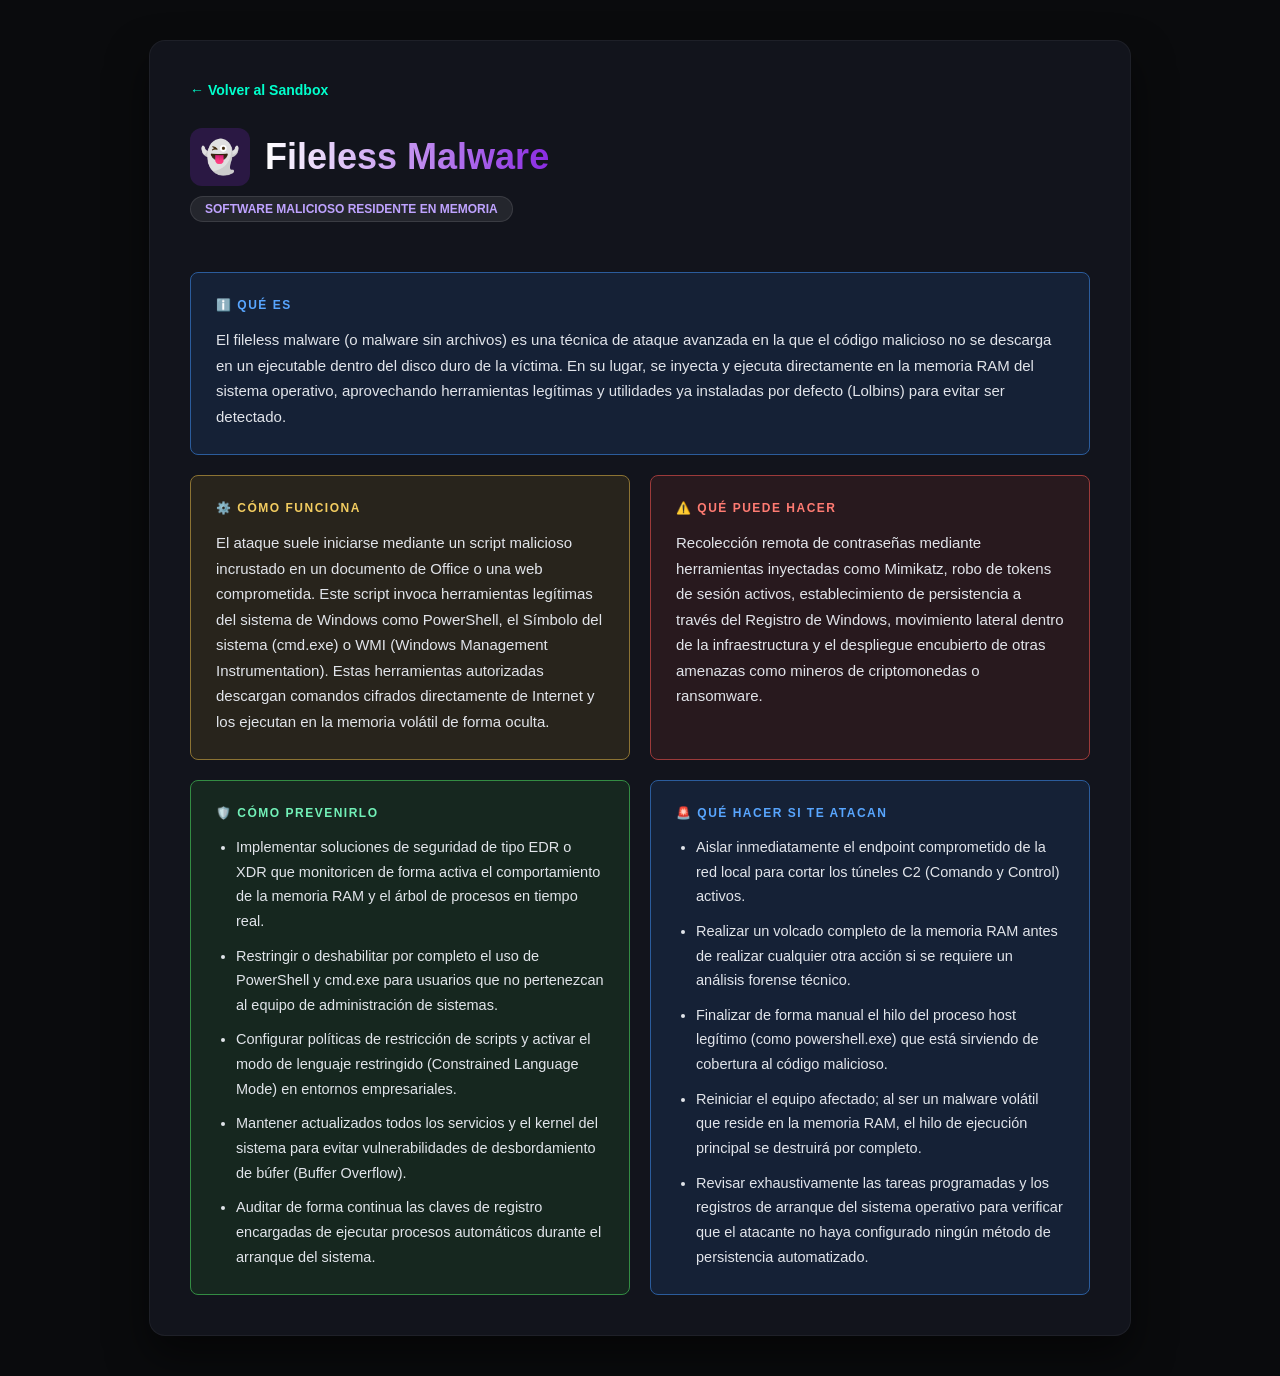
<file: paginas/fileless-malware.html>
<!DOCTYPE html>
<html lang="es">
<head>
    <meta charset="UTF-8">
    <meta name="viewport" content="width=device-width, initial-scale=1.0">
    <title>Sandbox: Fileless Malware</title>
    <style>
        :root {
            --bg-dark: #0a0b0d;
            --card-bg: #12141c;
            --accent-purple: #8a2be2;
            --accent-cyan: #00ffcc;
            --text-main: #ffffff;
            --text-dim: #8c92ac;
            
            /* Colores corporativos de tus bloques */
            --box-blue-bg: rgba(27, 54, 93, 0.4);
            --box-blue-border: #2b5c9c;
            --box-yellow-bg: rgba(74, 62, 28, 0.4);
            --box-yellow-border: #8c7333;
            --box-red-bg: rgba(74, 34, 34, 0.4);
            --box-red-border: #9c3a3a;
            --box-green-bg: rgba(28, 69, 35, 0.4);
            --box-green-border: #338c43;
        }

        body {
            background-color: var(--bg-dark);
            color: var(--text-main);
            font-family: 'Segoe UI', Tahoma, Geneva, Verdana, sans-serif;
            margin: 0;
            padding: 40px 20px;
            display: flex;
            justify-content: center;
        }

        .container {
            max-width: 900px;
            width: 100%;
            background: var(--card-bg);
            border: 1px solid rgba(255, 255, 255, 0.05);
            border-radius: 16px;
            padding: 40px;
            box-shadow: 0 20px 40px rgba(0, 0, 0, 0.5);
        }

        .btn-back {
            display: inline-block;
            color: var(--accent-cyan);
            text-decoration: none;
            font-size: 14px;
            font-weight: 600;
            margin-bottom: 30px;
            transition: all 0.3s ease;
        }

        .btn-back:hover {
            text-shadow: 0 0 10px var(--accent-cyan);
            transform: translateX(-5px);
        }

        .header-attack {
            display: flex;
            align-items: center;
            gap: 15px;
            margin-bottom: 10px;
        }

        .attack-icon {
            font-size: 32px;
            background: rgba(138, 43, 226, 0.2);
            padding: 10px;
            border-radius: 12px;
            display: flex;
            align-items: center;
            justify-content: center;
        }

        h1 {
            font-size: 36px;
            font-weight: 800;
            margin: 0;
            background: linear-gradient(90deg, var(--text-main), var(--accent-purple));
            -webkit-background-clip: text;
            -webkit-text-fill-color: transparent;
        }

        .badge {
            display: inline-block;
            background: rgba(255, 255, 255, 0.08);
            color: #bfa3ff;
            padding: 5px 14px;
            border-radius: 20px;
            font-size: 12px;
            font-weight: 600;
            text-transform: uppercase;
            margin-bottom: 30px;
            border: 1px solid rgba(255, 255, 255, 0.1);
        }

        /* Configuración de la rejilla */
        .info-grid {
            display: grid;
            grid-template-columns: repeat(2, 1fr);
            gap: 20px;
            margin-top: 20px;
        }

        .info-box {
            border-radius: 8px;
            padding: 25px;
            border: 1px solid transparent;
        }

        .info-box.full-width {
            grid-column: span 2;
        }

        .box-title {
            font-size: 12px;
            font-weight: 700;
            text-transform: uppercase;
            letter-spacing: 1.5px;
            margin-bottom: 15px;
            display: flex;
            align-items: center;
            gap: 8px;
        }

        /* Clases de color para los paneles */
        .box-blue {
            background-color: var(--box-blue-bg);
            border-color: var(--box-blue-border);
        }
        .box-blue .box-title { color: #58a6ff; }

        .box-yellow {
            background-color: var(--box-yellow-bg);
            border-color: var(--box-yellow-border);
        }
        .box-yellow .box-title { color: #f2cc60; }

        .box-red {
            background-color: var(--box-red-bg);
            border-color: var(--box-red-border);
        }
        .box-red .box-title { color: #ff7b72; }

        .box-green {
            background-color: var(--box-green-bg);
            border-color: var(--box-green-border);
        }
        .box-green .box-title { color: #72f1b8; }

        p {
            color: #e1e4ea;
            font-size: 15px;
            line-height: 1.7;
            margin: 0;
        }

        ul {
            margin: 0;
            padding-left: 20px;
        }

        li {
            color: #e1e4ea;
            font-size: 14.5px;
            line-height: 1.7;
            margin-bottom: 10px;
        }

        li:last-child {
            margin-bottom: 0;
        }

        @media (max-width: 768px) {
            .info-grid {
                grid-template-columns: 1fr;
            }
            .info-box.full-width {
                grid-column: span 1;
            }
        }
    </style>
</head>
<body>

    <div class="container">
        <a href="../index.html#sandbox" class="btn-back">← Volver al Sandbox</a>
        
        <div class="header-attack">
            <div class="attack-icon">👻</div>
            <h1>Fileless Malware</h1>
        </div>
        <div class="badge">Software Malicioso Residente en Memoria</div>
        
        <div class="info-grid">
            <div class="info-box box-blue full-width">
                <div class="box-title">ℹ️ Qué es</div>
                <p>El fileless malware (o malware sin archivos) es una técnica de ataque avanzada en la que el código malicioso no se descarga en un ejecutable dentro del disco duro de la víctima. En su lugar, se inyecta y ejecuta directamente en la memoria RAM del sistema operativo, aprovechando herramientas legítimas y utilidades ya instaladas por defecto (Lolbins) para evitar ser detectado.</p>
            </div>
            
            <div class="info-box box-yellow">
                <div class="box-title">⚙️ Cómo funciona</div>
                <p>El ataque suele iniciarse mediante un script malicioso incrustado en un documento de Office o una web comprometida. Este script invoca herramientas legítimas del sistema de Windows como PowerShell, el Símbolo del sistema (cmd.exe) o WMI (Windows Management Instrumentation). Estas herramientas autorizadas descargan comandos cifrados directamente de Internet y los ejecutan en la memoria volátil de forma oculta.</p>
            </div>
            
            <div class="info-box box-red">
                <div class="box-title">⚠️ Qué puede hacer</div>
                <p>Recolección remota de contraseñas mediante herramientas inyectadas como Mimikatz, robo de tokens de sesión activos, establecimiento de persistencia a través del Registro de Windows, movimiento lateral dentro de la infraestructura y el despliegue encubierto de otras amenazas como mineros de criptomonedas o ransomware.</p>
            </div>
            
            <div class="info-box box-green">
                <div class="box-title">🛡️ Cómo prevenirlo</div>
                <ul>
                    <li>Implementar soluciones de seguridad de tipo EDR o XDR que monitoricen de forma activa el comportamiento de la memoria RAM y el árbol de procesos en tiempo real.</li>
                    <li>Restringir o deshabilitar por completo el uso de PowerShell y cmd.exe para usuarios que no pertenezcan al equipo de administración de sistemas.</li>
                    <li>Configurar políticas de restricción de scripts y activar el modo de lenguaje restringido (Constrained Language Mode) en entornos empresariales.</li>
                    <li>Mantener actualizados todos los servicios y el kernel del sistema para evitar vulnerabilidades de desbordamiento de búfer (Buffer Overflow).</li>
                    <li>Auditar de forma continua las claves de registro encargadas de ejecutar procesos automáticos durante el arranque del sistema.</li>
                </ul>
            </div>
            
            <div class="info-box box-blue">
                <div class="box-title">🚨 Qué hacer si te atacan</div>
                <ul>
                    <li>Aislar inmediatamente el endpoint comprometido de la red local para cortar los túneles C2 (Comando y Control) activos.</li>
                    <li>Realizar un volcado completo de la memoria RAM antes de realizar cualquier otra acción si se requiere un análisis forense técnico.</li>
                    <li>Finalizar de forma manual el hilo del proceso host legítimo (como powershell.exe) que está sirviendo de cobertura al código malicioso.</li>
                    <li>Reiniciar el equipo afectado; al ser un malware volátil que reside en la memoria RAM, el hilo de ejecución principal se destruirá por completo.</li>
                    <li>Revisar exhaustivamente las tareas programadas y los registros de arranque del sistema operativo para verificar que el atacante no haya configurado ningún método de persistencia automatizado.</li>
                </ul>
            </div>
        </div>
    </div>

</body>
</html>
</file>
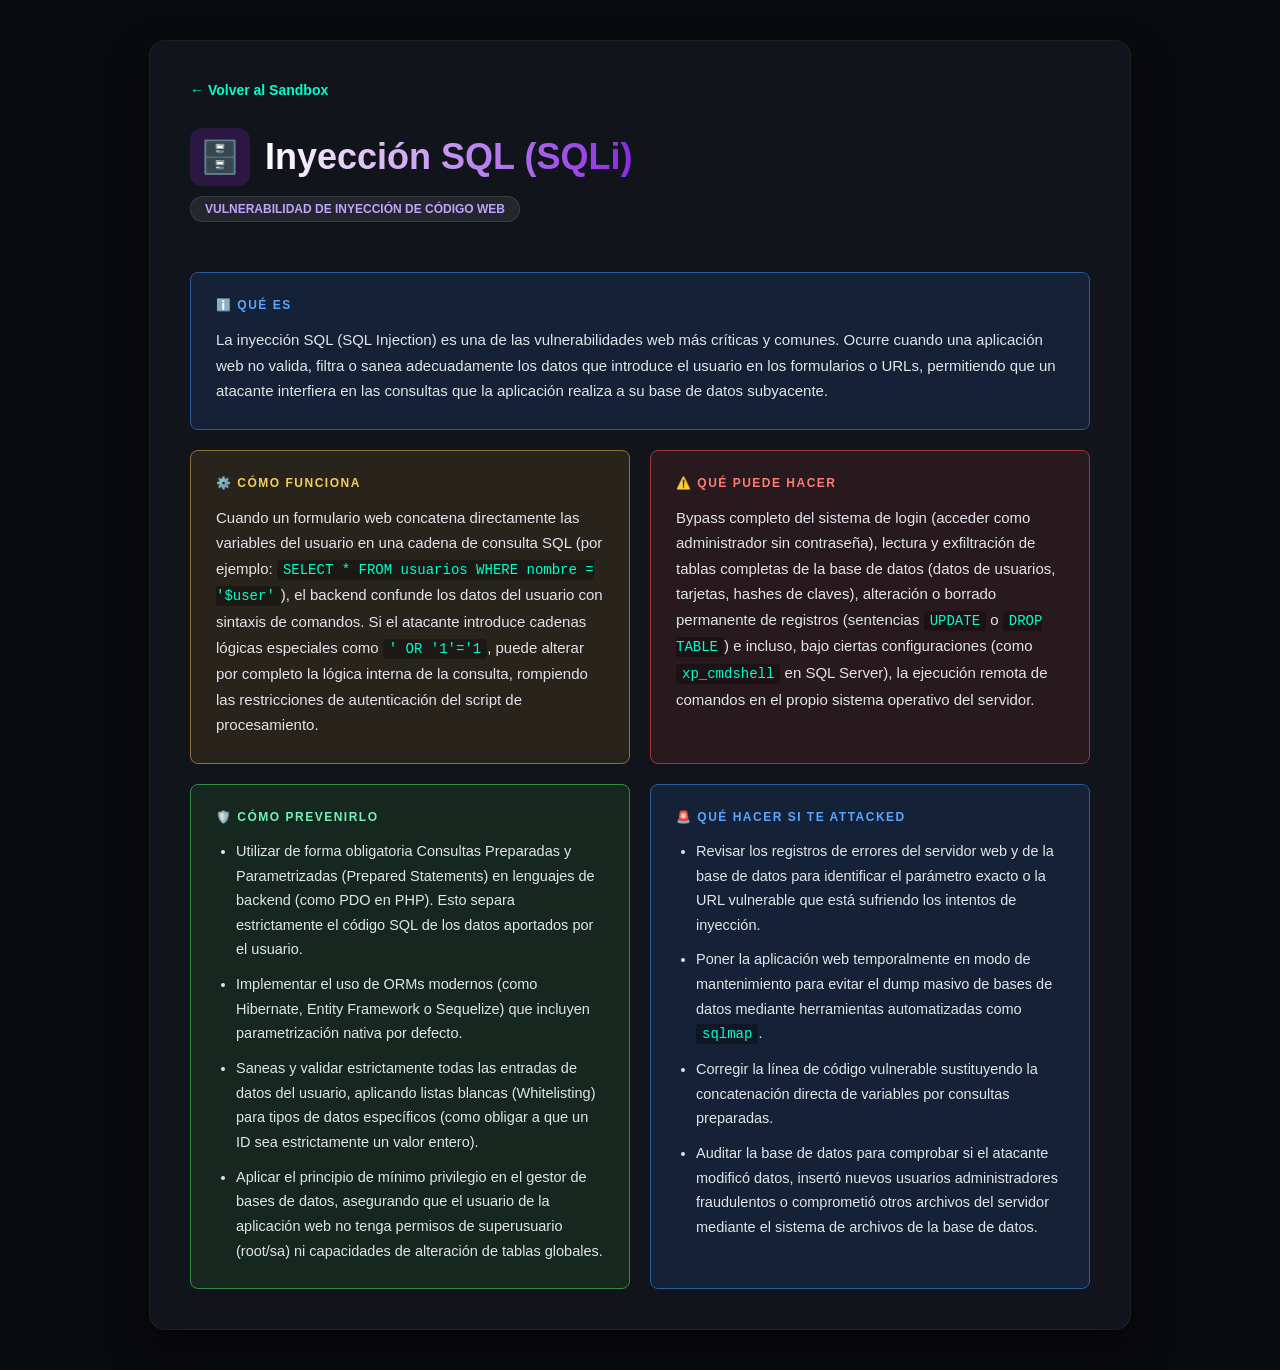
<file: paginas/InyecciónSQL.html>
<!DOCTYPE html>
<html lang="es">
<head>
    <meta charset="UTF-8">
    <meta name="viewport" content="width=device-width, initial-scale=1.0">
    <title>Sandbox: Inyección SQL</title>
    <style>
        :root {
            --bg-dark: #0a0b0d;
            --card-bg: #12141c;
            --accent-purple: #8a2be2;
            --accent-cyan: #00ffcc;
            --text-main: #ffffff;
            --text-dim: #8c92ac;
            
            /* Colores corporativos de tus bloques */
            --box-blue-bg: rgba(27, 54, 93, 0.4);
            --box-blue-border: #2b5c9c;
            --box-yellow-bg: rgba(74, 62, 28, 0.4);
            --box-yellow-border: #8c7333;
            --box-red-bg: rgba(74, 34, 34, 0.4);
            --box-red-border: #9c3a3a;
            --box-green-bg: rgba(28, 69, 35, 0.4);
            --box-green-border: #338c43;
        }

        body {
            background-color: var(--bg-dark);
            color: var(--text-main);
            font-family: 'Segoe UI', Tahoma, Geneva, Verdana, sans-serif;
            margin: 0;
            padding: 40px 20px;
            display: flex;
            justify-content: center;
        }

        .container {
            max-width: 900px;
            width: 100%;
            background: var(--card-bg);
            border: 1px solid rgba(255, 255, 255, 0.05);
            border-radius: 16px;
            padding: 40px;
            box-shadow: 0 20px 40px rgba(0, 0, 0, 0.5);
        }

        .btn-back {
            display: inline-block;
            color: var(--accent-cyan);
            text-decoration: none;
            font-size: 14px;
            font-weight: 600;
            margin-bottom: 30px;
            transition: all 0.3s ease;
        }

        .btn-back:hover {
            text-shadow: 0 0 10px var(--accent-cyan);
            transform: translateX(-5px);
        }

        .header-attack {
            display: flex;
            align-items: center;
            gap: 15px;
            margin-bottom: 10px;
        }

        .attack-icon {
            font-size: 32px;
            background: rgba(138, 43, 226, 0.2);
            padding: 10px;
            border-radius: 12px;
            display: flex;
            align-items: center;
            justify-content: center;
        }

        h1 {
            font-size: 36px;
            font-weight: 800;
            margin: 0;
            background: linear-gradient(90deg, var(--text-main), var(--accent-purple));
            -webkit-background-clip: text;
            -webkit-text-fill-color: transparent;
        }

        .badge {
            display: inline-block;
            background: rgba(255, 255, 255, 0.08);
            color: #bfa3ff;
            padding: 5px 14px;
            border-radius: 20px;
            font-size: 12px;
            font-weight: 600;
            text-transform: uppercase;
            margin-bottom: 30px;
            border: 1px solid rgba(255, 255, 255, 0.1);
        }

        /* Configuración de la rejilla */
        .info-grid {
            display: grid;
            grid-template-columns: repeat(2, 1fr);
            gap: 20px;
            margin-top: 20px;
        }

        .info-box {
            border-radius: 8px;
            padding: 25px;
            border: 1px solid transparent;
        }

        .info-box.full-width {
            grid-column: span 2;
        }

        .box-title {
            font-size: 12px;
            font-weight: 700;
            text-transform: uppercase;
            letter-spacing: 1.5px;
            margin-bottom: 15px;
            display: flex;
            align-items: center;
            gap: 8px;
        }

        /* Clases de color para los paneles */
        .box-blue {
            background-color: var(--box-blue-bg);
            border-color: var(--box-blue-border);
        }
        .box-blue .box-title { color: #58a6ff; }

        .box-yellow {
            background-color: var(--box-yellow-bg);
            border-color: var(--box-yellow-border);
        }
        .box-yellow .box-title { color: #f2cc60; }

        .box-red {
            background-color: var(--box-red-bg);
            border-color: var(--box-red-border);
        }
        .box-red .box-title { color: #ff7b72; }

        .box-green {
            background-color: var(--box-green-bg);
            border-color: var(--box-green-border);
        }
        .box-green .box-title { color: #72f1b8; }

        p {
            color: #e1e4ea;
            font-size: 15px;
            line-height: 1.7;
            margin: 0;
        }

        ul {
            margin: 0;
            padding-left: 20px;
        }

        li {
            color: #e1e4ea;
            font-size: 14.5px;
            line-height: 1.7;
            margin-bottom: 10px;
        }

        li:last-child {
            margin-bottom: 0;
        }

        code {
            font-family: 'Courier New', Courier, monospace;
            background: rgba(0, 0, 0, 0.3);
            padding: 2px 6px;
            border-radius: 4px;
            color: var(--accent-cyan);
            font-size: 14px;
        }

        @media (max-width: 768px) {
            .info-grid {
                grid-template-columns: 1fr;
            }
            .info-box.full-width {
                grid-column: span 1;
            }
        }
    </style>
</head>
<body>

    <div class="container">
        <a href="../index.html#sandbox" class="btn-back">← Volver al Sandbox</a>
        
        <div class="header-attack">
            <div class="attack-icon">🗄️</div>
            <h1>Inyección SQL (SQLi)</h1>
        </div>
        <div class="badge">Vulnerabilidad de Inyección de Código Web</div>
        
        <div class="info-grid">
            <div class="info-box box-blue full-width">
                <div class="box-title">ℹ️ Qué es</div>
                <p>La inyección SQL (SQL Injection) es una de las vulnerabilidades web más críticas y comunes. Ocurre cuando una aplicación web no valida, filtra o sanea adecuadamente los datos que introduce el usuario en los formularios o URLs, permitiendo que un atacante interfiera en las consultas que la aplicación realiza a su base de datos subyacente.</p>
            </div>
            
            <div class="info-box box-yellow">
                <div class="box-title">⚙️ Cómo funciona</div>
                <p>Cuando un formulario web concatena directamente las variables del usuario en una cadena de consulta SQL (por ejemplo: <code>SELECT * FROM usuarios WHERE nombre = '$user'</code>), el backend confunde los datos del usuario con sintaxis de comandos. Si el atacante introduce cadenas lógicas especiales como <code>' OR '1'='1</code>, puede alterar por completo la lógica interna de la consulta, rompiendo las restricciones de autenticación del script de procesamiento.</p>
            </div>
            
            <div class="info-box box-red">
                <div class="box-title">⚠️ Qué puede hacer</div>
                <p>Bypass completo del sistema de login (acceder como administrador sin contraseña), lectura y exfiltración de tablas completas de la base de datos (datos de usuarios, tarjetas, hashes de claves), alteración o borrado permanente de registros (sentencias <code>UPDATE</code> o <code>DROP TABLE</code>) e incluso, bajo ciertas configuraciones (como <code>xp_cmdshell</code> en SQL Server), la ejecución remota de comandos en el propio sistema operativo del servidor.</p>
            </div>
            
            <div class="info-box box-green">
                <div class="box-title">🛡️ Cómo prevenirlo</div>
                <ul>
                    <li>Utilizar de forma obligatoria Consultas Preparadas y Parametrizadas (Prepared Statements) en lenguajes de backend (como PDO en PHP). Esto separa estrictamente el código SQL de los datos aportados por el usuario.</li>
                    <li>Implementar el uso de ORMs modernos (como Hibernate, Entity Framework o Sequelize) que incluyen parametrización nativa por defecto.</li>
                    <li>Saneas y validar estrictamente todas las entradas de datos del usuario, aplicando listas blancas (Whitelisting) para tipos de datos específicos (como obligar a que un ID sea estrictamente un valor entero).</li>
                    <li>Aplicar el principio de mínimo privilegio en el gestor de bases de datos, asegurando que el usuario de la aplicación web no tenga permisos de superusuario (root/sa) ni capacidades de alteración de tablas globales.</li>
                </ul>
            </div>
            
            <div class="info-box box-blue">
                <div class="box-title">🚨 Qué hacer si te attacked</div>
                <ul>
                    <li>Revisar los registros de errores del servidor web y de la base de datos para identificar el parámetro exacto o la URL vulnerable que está sufriendo los intentos de inyección.</li>
                    <li>Poner la aplicación web temporalmente en modo de mantenimiento para evitar el dump masivo de bases de datos mediante herramientas automatizadas como <code>sqlmap</code>.</li>
                    <li>Corregir la línea de código vulnerable sustituyendo la concatenación directa de variables por consultas preparadas.</li>
                    <li>Auditar la base de datos para comprobar si el atacante modificó datos, insertó nuevos usuarios administradores fraudulentos o comprometió otros archivos del servidor mediante el sistema de archivos de la base de datos.</li>
                </ul>
            </div>
        </div>
    </div>

</body>
</html>
</file>
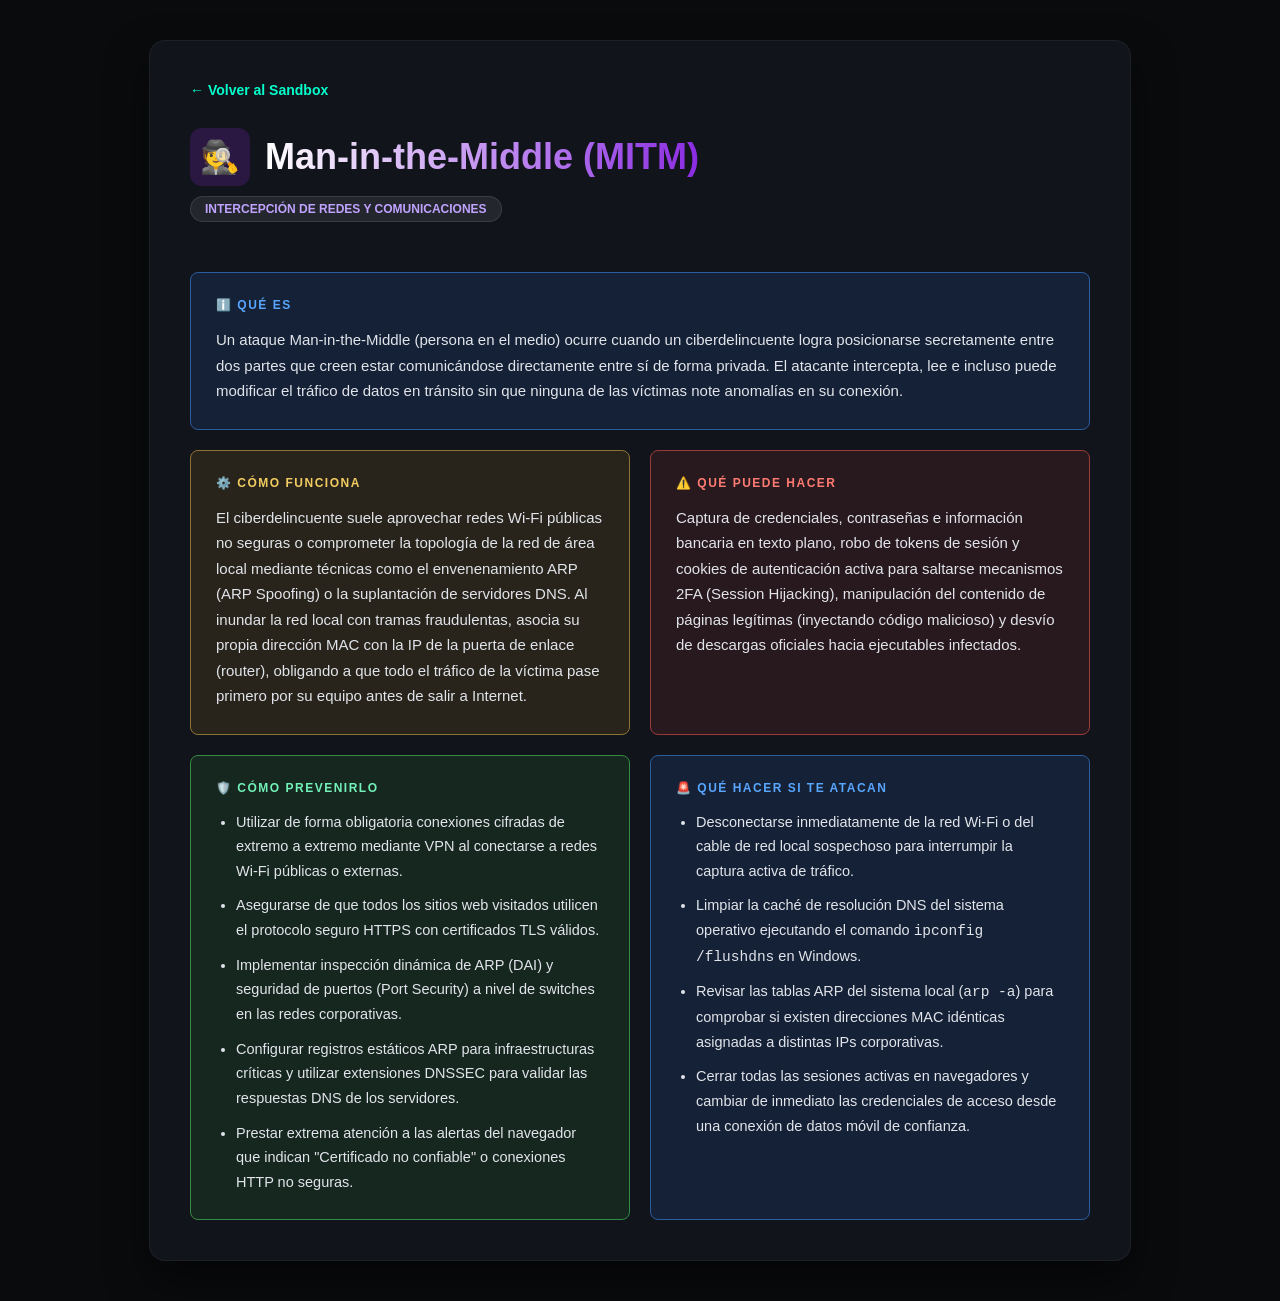
<file: paginas/ManInTheMiddle.html>
<!DOCTYPE html>
<html lang="es">
<head>
    <meta charset="UTF-8">
    <meta name="viewport" content="width=device-width, initial-scale=1.0">
    <title>Sandbox: Man-in-the-Middle</title>
    <style>
        :root {
            --bg-dark: #0a0b0d;
            --card-bg: #12141c;
            --accent-purple: #8a2be2;
            --accent-cyan: #00ffcc;
            --text-main: #ffffff;
            --text-dim: #8c92ac;
            
            /* Colores corporativos de tus bloques */
            --box-blue-bg: rgba(27, 54, 93, 0.4);
            --box-blue-border: #2b5c9c;
            --box-yellow-bg: rgba(74, 62, 28, 0.4);
            --box-yellow-border: #8c7333;
            --box-red-bg: rgba(74, 34, 34, 0.4);
            --box-red-border: #9c3a3a;
            --box-green-bg: rgba(28, 69, 35, 0.4);
            --box-green-border: #338c43;
        }

        body {
            background-color: var(--bg-dark);
            color: var(--text-main);
            font-family: 'Segoe UI', Tahoma, Geneva, Verdana, sans-serif;
            margin: 0;
            padding: 40px 20px;
            display: flex;
            justify-content: center;
        }

        .container {
            max-width: 900px;
            width: 100%;
            background: var(--card-bg);
            border: 1px solid rgba(255, 255, 255, 0.05);
            border-radius: 16px;
            padding: 40px;
            box-shadow: 0 20px 40px rgba(0, 0, 0, 0.5);
        }

        .btn-back {
            display: inline-block;
            color: var(--accent-cyan);
            text-decoration: none;
            font-size: 14px;
            font-weight: 600;
            margin-bottom: 30px;
            transition: all 0.3s ease;
        }

        .btn-back:hover {
            text-shadow: 0 0 10px var(--accent-cyan);
            transform: translateX(-5px);
        }

        .header-attack {
            display: flex;
            align-items: center;
            gap: 15px;
            margin-bottom: 10px;
        }

        .attack-icon {
            font-size: 32px;
            background: rgba(138, 43, 226, 0.2);
            padding: 10px;
            border-radius: 12px;
            display: flex;
            align-items: center;
            justify-content: center;
        }

        h1 {
            font-size: 36px;
            font-weight: 800;
            margin: 0;
            background: linear-gradient(90deg, var(--text-main), var(--accent-purple));
            -webkit-background-clip: text;
            -webkit-text-fill-color: transparent;
        }

        .badge {
            display: inline-block;
            background: rgba(255, 255, 255, 0.08);
            color: #bfa3ff;
            padding: 5px 14px;
            border-radius: 20px;
            font-size: 12px;
            font-weight: 600;
            text-transform: uppercase;
            margin-bottom: 30px;
            border: 1px solid rgba(255, 255, 255, 0.1);
        }

        /* Configuración de la rejilla */
        .info-grid {
            display: grid;
            grid-template-columns: repeat(2, 1fr);
            gap: 20px;
            margin-top: 20px;
        }

        .info-box {
            border-radius: 8px;
            padding: 25px;
            border: 1px solid transparent;
        }

        .info-box.full-width {
            grid-column: span 2;
        }

        .box-title {
            font-size: 12px;
            font-weight: 700;
            text-transform: uppercase;
            letter-spacing: 1.5px;
            margin-bottom: 15px;
            display: flex;
            align-items: center;
            gap: 8px;
        }

        /* Clases de color para los paneles */
        .box-blue {
            background-color: var(--box-blue-bg);
            border-color: var(--box-blue-border);
        }
        .box-blue .box-title { color: #58a6ff; }

        .box-yellow {
            background-color: var(--box-yellow-bg);
            border-color: var(--box-yellow-border);
        }
        .box-yellow .box-title { color: #f2cc60; }

        .box-red {
            background-color: var(--box-red-bg);
            border-color: var(--box-red-border);
        }
        .box-red .box-title { color: #ff7b72; }

        .box-green {
            background-color: var(--box-green-bg);
            border-color: var(--box-green-border);
        }
        .box-green .box-title { color: #72f1b8; }

        p {
            color: #e1e4ea;
            font-size: 15px;
            line-height: 1.7;
            margin: 0;
        }

        ul {
            margin: 0;
            padding-left: 20px;
        }

        li {
            color: #e1e4ea;
            font-size: 14.5px;
            line-height: 1.7;
            margin-bottom: 10px;
        }

        li:last-child {
            margin-bottom: 0;
        }

        @media (max-width: 768px) {
            .info-grid {
                grid-template-columns: 1fr;
            }
            .info-box.full-width {
                grid-column: span 1;
            }
        }
    </style>
</head>
<body>

    <div class="container">
        <a href="../index.html#sandbox" class="btn-back">← Volver al Sandbox</a>
        
        <div class="header-attack">
            <div class="attack-icon">🕵️</div>
            <h1>Man-in-the-Middle (MITM)</h1>
        </div>
        <div class="badge">Intercepción de redes y comunicaciones</div>
        
        <div class="info-grid">
            <div class="info-box box-blue full-width">
                <div class="box-title">ℹ️ Qué es</div>
                <p>Un ataque Man-in-the-Middle (persona en el medio) ocurre cuando un ciberdelincuente logra posicionarse secretamente entre dos partes que creen estar comunicándose directamente entre sí de forma privada. El atacante intercepta, lee e incluso puede modificar el tráfico de datos en tránsito sin que ninguna de las víctimas note anomalías en su conexión.</p>
            </div>
            
            <div class="info-box box-yellow">
                <div class="box-title">⚙️ Cómo funciona</div>
                <p>El ciberdelincuente suele aprovechar redes Wi-Fi públicas no seguras o comprometer la topología de la red de área local mediante técnicas como el envenenamiento ARP (ARP Spoofing) o la suplantación de servidores DNS. Al inundar la red local con tramas fraudulentas, asocia su propia dirección MAC con la IP de la puerta de enlace (router), obligando a que todo el tráfico de la víctima pase primero por su equipo antes de salir a Internet.</p>
            </div>
            
            <div class="info-box box-red">
                <div class="box-title">⚠️ Qué puede hacer</div>
                <p>Captura de credenciales, contraseñas e información bancaria en texto plano, robo de tokens de sesión y cookies de autenticación activa para saltarse mecanismos 2FA (Session Hijacking), manipulación del contenido de páginas legítimas (inyectando código malicioso) y desvío de descargas oficiales hacia ejecutables infectados.</p>
            </div>
            
            <div class="info-box box-green">
                <div class="box-title">🛡️ Cómo prevenirlo</div>
                <ul>
                    <li>Utilizar de forma obligatoria conexiones cifradas de extremo a extremo mediante VPN al conectarse a redes Wi-Fi públicas o externas.</li>
                    <li>Asegurarse de que todos los sitios web visitados utilicen el protocolo seguro HTTPS con certificados TLS válidos.</li>
                    <li>Implementar inspección dinámica de ARP (DAI) y seguridad de puertos (Port Security) a nivel de switches en las redes corporativas.</li>
                    <li>Configurar registros estáticos ARP para infraestructuras críticas y utilizar extensiones DNSSEC para validar las respuestas DNS de los servidores.</li>
                    <li>Prestar extrema atención a las alertas del navegador que indican "Certificado no confiable" o conexiones HTTP no seguras.</li>
                </ul>
            </div>
            
            <div class="info-box box-blue">
                <div class="box-title">🚨 Qué hacer si te atacan</div>
                <ul>
                    <li>Desconectarse inmediatamente de la red Wi-Fi o del cable de red local sospechoso para interrumpir la captura activa de tráfico.</li>
                    <li>Limpiar la caché de resolución DNS del sistema operativo ejecutando el comando <code>ipconfig /flushdns</code> en Windows.</li>
                    <li>Revisar las tablas ARP del sistema local (<code>arp -a</code>) para comprobar si existen direcciones MAC idénticas asignadas a distintas IPs corporativas.</li>
                    <li>Cerrar todas las sesiones activas en navegadores y cambiar de inmediato las credenciales de acceso desde una conexión de datos móvil de confianza.</li>
                </ul>
            </div>
        </div>
    </div>

</body>
</html>
</file>
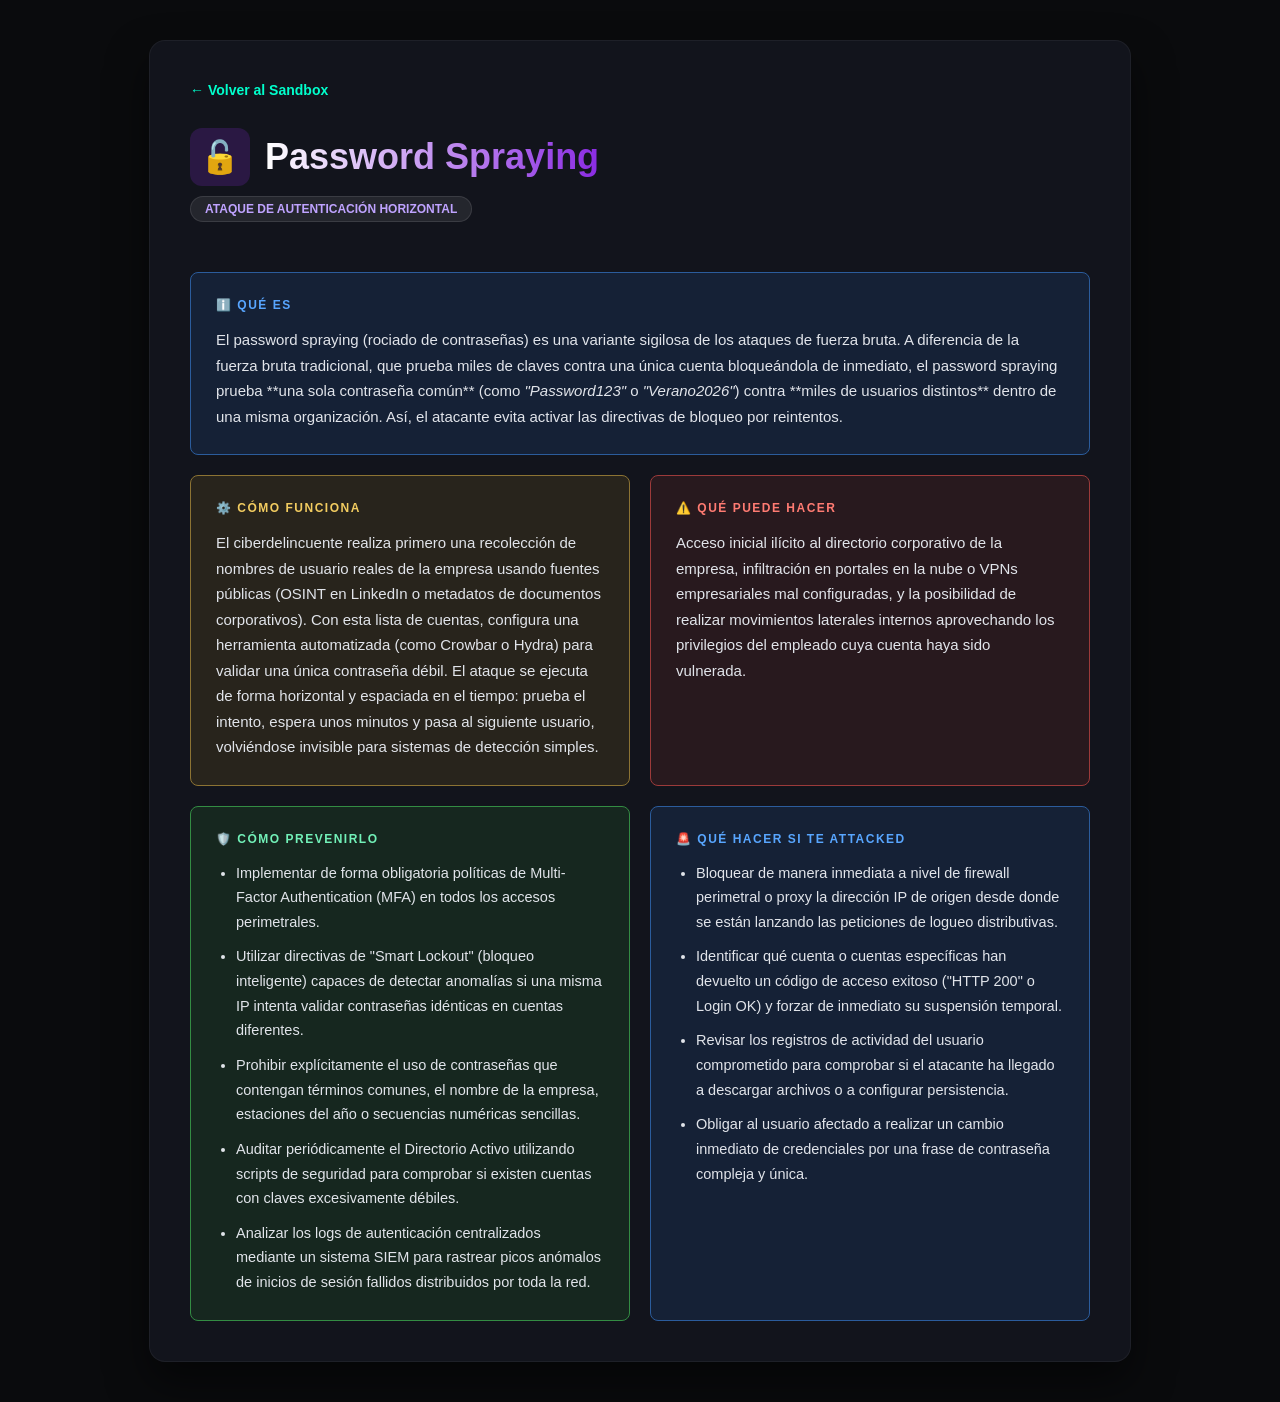
<file: paginas/password-spraying.html>
<!DOCTYPE html>
<html lang="es">
<head>
    <meta charset="UTF-8">
    <meta name="viewport" content="width=device-width, initial-scale=1.0">
    <title>Sandbox: Password Spraying</title>
    <style>
        :root {
            --bg-dark: #0a0b0d;
            --card-bg: #12141c;
            --accent-purple: #8a2be2;
            --accent-cyan: #00ffcc;
            --text-main: #ffffff;
            --text-dim: #8c92ac;
            
            /* Colores corporativos de tus bloques */
            --box-blue-bg: rgba(27, 54, 93, 0.4);
            --box-blue-border: #2b5c9c;
            --box-yellow-bg: rgba(74, 62, 28, 0.4);
            --box-yellow-border: #8c7333;
            --box-red-bg: rgba(74, 34, 34, 0.4);
            --box-red-border: #9c3a3a;
            --box-green-bg: rgba(28, 69, 35, 0.4);
            --box-green-border: #338c43;
        }

        body {
            background-color: var(--bg-dark);
            color: var(--text-main);
            font-family: 'Segoe UI', Tahoma, Geneva, Verdana, sans-serif;
            margin: 0;
            padding: 40px 20px;
            display: flex;
            justify-content: center;
        }

        .container {
            max-width: 900px;
            width: 100%;
            background: var(--card-bg);
            border: 1px solid rgba(255, 255, 255, 0.05);
            border-radius: 16px;
            padding: 40px;
            box-shadow: 0 20px 40px rgba(0, 0, 0, 0.5);
        }

        .btn-back {
            display: inline-block;
            color: var(--accent-cyan);
            text-decoration: none;
            font-size: 14px;
            font-weight: 600;
            margin-bottom: 30px;
            transition: all 0.3s ease;
        }

        .btn-back:hover {
            text-shadow: 0 0 10px var(--accent-cyan);
            transform: translateX(-5px);
        }

        .header-attack {
            display: flex;
            align-items: center;
            gap: 15px;
            margin-bottom: 10px;
        }

        .attack-icon {
            font-size: 32px;
            background: rgba(138, 43, 226, 0.2);
            padding: 10px;
            border-radius: 12px;
            display: flex;
            align-items: center;
            justify-content: center;
        }

        h1 {
            font-size: 36px;
            font-weight: 800;
            margin: 0;
            background: linear-gradient(90deg, var(--text-main), var(--accent-purple));
            -webkit-background-clip: text;
            -webkit-text-fill-color: transparent;
        }

        .badge {
            display: inline-block;
            background: rgba(255, 255, 255, 0.08);
            color: #bfa3ff;
            padding: 5px 14px;
            border-radius: 20px;
            font-size: 12px;
            font-weight: 600;
            text-transform: uppercase;
            margin-bottom: 30px;
            border: 1px solid rgba(255, 255, 255, 0.1);
        }

        /* Configuración de la rejilla */
        .info-grid {
            display: grid;
            grid-template-columns: repeat(2, 1fr);
            gap: 20px;
            margin-top: 20px;
        }

        .info-box {
            border-radius: 8px;
            padding: 25px;
            border: 1px solid transparent;
        }

        .info-box.full-width {
            grid-column: span 2;
        }

        .box-title {
            font-size: 12px;
            font-weight: 700;
            text-transform: uppercase;
            letter-spacing: 1.5px;
            margin-bottom: 15px;
            display: flex;
            align-items: center;
            gap: 8px;
        }

        /* Clases de color para los paneles */
        .box-blue {
            background-color: var(--box-blue-bg);
            border-color: var(--box-blue-border);
        }
        .box-blue .box-title { color: #58a6ff; }

        .box-yellow {
            background-color: var(--box-yellow-bg);
            border-color: var(--box-yellow-border);
        }
        .box-yellow .box-title { color: #f2cc60; }

        .box-red {
            background-color: var(--box-red-bg);
            border-color: var(--box-red-border);
        }
        .box-red .box-title { color: #ff7b72; }

        .box-green {
            background-color: var(--box-green-bg);
            border-color: var(--box-green-border);
        }
        .box-green .box-title { color: #72f1b8; }

        p {
            color: #e1e4ea;
            font-size: 15px;
            line-height: 1.7;
            margin: 0;
        }

        ul {
            margin: 0;
            padding-left: 20px;
        }

        li {
            color: #e1e4ea;
            font-size: 14.5px;
            line-height: 1.7;
            margin-bottom: 10px;
        }

        li:last-child {
            margin-bottom: 0;
        }

        @media (max-width: 768px) {
            .info-grid {
                grid-template-columns: 1fr;
            }
            .info-box.full-width {
                grid-column: span 1;
            }
        }
    </style>
</head>
<body>

    <div class="container">
        <a href="../index.html#sandbox" class="btn-back">← Volver al Sandbox</a>
        
        <div class="header-attack">
            <div class="attack-icon">🔓</div>
            <h1>Password Spraying</h1>
        </div>
        <div class="badge">Ataque de Autenticación Horizontal</div>
        
        <div class="info-grid">
            <div class="info-box box-blue full-width">
                <div class="box-title">ℹ️ Qué es</div>
                <p>El password spraying (rociado de contraseñas) es una variante sigilosa de los ataques de fuerza bruta. A diferencia de la fuerza bruta tradicional, que prueba miles de claves contra una única cuenta bloqueándola de inmediato, el password spraying prueba **una sola contraseña común** (como <i>"Password123"</i> o <i>"Verano2026"</i>) contra **miles de usuarios distintos** dentro de una misma organización. Así, el atacante evita activar las directivas de bloqueo por reintentos.</p>
            </div>
            
            <div class="info-box box-yellow">
                <div class="box-title">⚙️ Cómo funciona</div>
                <p>El ciberdelincuente realiza primero una recolección de nombres de usuario reales de la empresa usando fuentes públicas (OSINT en LinkedIn o metadatos de documentos corporativos). Con esta lista de cuentas, configura una herramienta automatizada (como Crowbar o Hydra) para validar una única contraseña débil. El ataque se ejecuta de forma horizontal y espaciada en el tiempo: prueba el intento, espera unos minutos y pasa al siguiente usuario, volviéndose invisible para sistemas de detección simples.</p>
            </div>
            
            <div class="info-box box-red">
                <div class="box-title">⚠️ Qué puede hacer</div>
                <p>Acceso inicial ilícito al directorio corporativo de la empresa, infiltración en portales en la nube o VPNs empresariales mal configuradas, y la posibilidad de realizar movimientos laterales internos aprovechando los privilegios del empleado cuya cuenta haya sido vulnerada.</p>
            </div>
            
            <div class="info-box box-green">
                <div class="box-title">🛡️ Cómo prevenirlo</div>
                <ul>
                    <li>Implementar de forma obligatoria políticas de Multi-Factor Authentication (MFA) en todos los accesos perimetrales.</li>
                    <li>Utilizar directivas de "Smart Lockout" (bloqueo inteligente) capaces de detectar anomalías si una misma IP intenta validar contraseñas idénticas en cuentas diferentes.</li>
                    <li>Prohibir explícitamente el uso de contraseñas que contengan términos comunes, el nombre de la empresa, estaciones del año o secuencias numéricas sencillas.</li>
                    <li>Auditar periódicamente el Directorio Activo utilizando scripts de seguridad para comprobar si existen cuentas con claves excesivamente débiles.</li>
                    <li>Analizar los logs de autenticación centralizados mediante un sistema SIEM para rastrear picos anómalos de inicios de sesión fallidos distribuidos por toda la red.</li>
                </ul>
            </div>
            
            <div class="info-box box-blue">
                <div class="box-title">🚨 Qué hacer si te attacked</div>
                <ul>
                    <li>Bloquear de manera inmediata a nivel de firewall perimetral o proxy la dirección IP de origen desde donde se están lanzando las peticiones de logueo distributivas.</li>
                    <li>Identificar qué cuenta o cuentas específicas han devuelto un código de acceso exitoso ("HTTP 200" o Login OK) y forzar de inmediato su suspensión temporal.</li>
                    <li>Revisar los registros de actividad del usuario comprometido para comprobar si el atacante ha llegado a descargar archivos o a configurar persistencia.</li>
                    <li>Obligar al usuario afectado a realizar un cambio inmediato de credenciales por una frase de contraseña compleja y única.</li>
                </ul>
            </div>
        </div>
    </div>

</body>
</html>
</file>
<file: CSS.css>
/* =================================================== */
/* 1. CONFIGURACIÓN GENERAL Y VARIABLES               */
/* =================================================== */
:root {
    --bg-dark: #0a0b0d;
    --card-bg: #12141c;
    --metal-dark: #1a1c23;
    --accent-purple: #8a2be2;
    --accent-cyan: #00ffcc;
    --text-main: #ffffff;
    --text-dim: #8c92ac;
    --transition-smooth: all 0.5s cubic-bezier(0.4, 0, 0.2, 1);
}

* {
    margin: 0;
    padding: 0;
    box-sizing: border-box;
    text-decoration: none;
    list-style: none;
}

body {
    background-color: var(--bg-dark);
    color: var(--text-main);
    font-family: 'Segoe UI', Tahoma, Geneva, Verdana, sans-serif;
    overflow-x: hidden;
}

/* =================================================== */
/* 2. PANTALLA DE CARGA (LOADER)                       */
/* =================================================== */
.loader {
    position: fixed;
    top: 0;
    left: 0;
    width: 100%;
    height: 100%;
    background: #050508;
    z-index: 9999;
    display: flex;
    justify-content: center;
    align-items: center;
    transition: opacity 0.5s ease, visibility 0.5s ease;
}

.loader.hidden {
    opacity: 0;
    visibility: hidden;
}

.loader-content {
    text-align: center;
}

.loader-prism {
    width: 60px;
    height: 60px;
    margin: 0 auto 20px auto;
    position: relative;
    animation: spinLoader 2s infinite linear;
}

.prism-face {
    position: absolute;
    width: 100%;
    height: 100%;
    border: 2px solid var(--accent-purple);
    box-shadow: 0 0 15px rgba(138, 43, 226, 0.4);
}

@keyframes spinLoader {
    0% { transform: rotate(0deg); }
    100% { transform: rotate(360deg); }
}

/* =================================================== */
/* 3. CABECERA DE NAVEGACIÓN (HEADER)                  */
/* =================================================== */
.header {
    position: fixed;
    top: 0;
    left: 0;
    width: 100%;
    z-index: 1000;
    padding: 20px 0;
    transition: var(--transition-smooth);
}

.header.scrolled {
    background: rgba(10, 11, 13, 0.9);
    backdrop-filter: blur(10px);
    padding: 12px 0;
    border-bottom: 1px solid rgba(255, 255, 255, 0.05);
}

.nav-container {
    max-width: 1200px;
    margin: 0 auto;
    display: flex;
    justify-content: space-between;
    align-items: center;
    padding: 0 30px;
}

.logo {
    display: flex;
    align-items: center;
    gap: 12px;
}

.logo-text {
    font-weight: 800;
    font-size: 20px;
    letter-spacing: 2px;
}

.logo-text .prism { color: var(--text-main); }
.logo-text .flux { color: var(--accent-purple); }

.nav-menu {
    display: flex;
    gap: 35px;
}

.nav-link {
    color: var(--text-dim);
    font-size: 14px;
    font-weight: 500;
    letter-spacing: 1px;
    text-transform: uppercase;
    transition: var(--transition-smooth);
    position: relative;
    padding: 5px 0;
}

.nav-link:hover, .nav-link.active {
    color: var(--text-main);
}

.nav-link::after {
    content: '';
    position: absolute;
    bottom: 0;
    left: 0;
    width: 0;
    height: 2px;
    background: var(--accent-purple);
    transition: var(--transition-smooth);
}

.nav-link:hover::after, .nav-link.active::after {
    width: 100%;
}

/* Menú hamburguesa (Responsive) */
.menu-toggle {
    display: none;
    flex-direction: column;
    gap: 6px;
    cursor: pointer;
}

.menu-toggle span {
    width: 25px;
    height: 2px;
    background: var(--text-main);
    transition: var(--transition-smooth);
}

/* =================================================== */
/* 4. SECCIÓN HERO / CARRUSEL 3D                       */
/* =================================================== */
.hero {
    height: 100vh;
    display: flex;
    justify-content: center;
    align-items: center;
    position: relative;
    overflow: hidden;
    background: radial-gradient(circle at 50% 50%, #181125 0%, var(--bg-dark) 70%);
}

.carousel-container {
    position: relative;
    width: 100%;
    height: 550px;
    perspective: 1200px;
}

.carousel {
    width: 100%;
    height: 100%;
    position: relative;
    transform-style: preserve-3d;
}

.carousel-item {
    position: absolute;
    top: 50%;
    left: 50%;
    width: 360px;
    height: 480px;
    transform-style: preserve-3d;
    user-select: none;
}

/* Estructura interna de las Tarjetas */
.card {
    background: var(--card-bg);
    width: 100%;
    height: 100%;
    border-radius: 16px;
    padding: 30px;
    border: 1px solid rgba(255, 255, 255, 0.03);
    box-shadow: 0 30px 60px rgba(0, 0, 0, 0.4);
    display: flex;
    flex-direction: column;
    position: relative;
    overflow: hidden;
}

.card-number {
    position: absolute;
    top: 20px;
    right: 25px;
    font-size: 32px;
    font-weight: 800;
    color: rgba(255, 255, 255, 0.03);
}

.card-image {
    width: 100%;
    height: 160px;
    border-radius: 10px;
    overflow: hidden;
    margin-bottom: 20px;
}

.card-image img {
    width: 100%;
    height: 100%;
    object-fit: cover;
}

.card-title {
    font-size: 22px;
    font-weight: 700;
    margin-bottom: 12px;
    letter-spacing: 0.5px;
}

.card-description {
    color: var(--text-dim);
    font-size: 13.5px;
    line-height: 1.6;
    margin-bottom: auto;
}

.card-tech {
    display: flex;
    flex-wrap: wrap;
    gap: 8px;
    margin-bottom: 20px;
}

.tech-badge {
    background: rgba(138, 43, 226, 0.1);
    color: #bfa3ff;
    padding: 5px 12px;
    border-radius: 20px;
    font-size: 11px;
    font-weight: 600;
    text-transform: uppercase;
}

.card-cta {
    width: 100%;
    background: linear-gradient(90deg, var(--accent-purple), #a14cff);
    color: var(--text-main);
    border: none;
    padding: 14px;
    border-radius: 8px;
    font-weight: 600;
    font-size: 13px;
    letter-spacing: 1px;
    cursor: pointer;
    transition: var(--transition-smooth);
}

.card-cta:hover {
    box-shadow: 0 0 20px rgba(138, 43, 226, 0.5);
    transform: translateY(-2px);
}

/* Controles del Carrusel */
.carousel-controls {
    position: absolute;
    bottom: 20px;
    left: 50%;
    transform: translateX(-50%);
    display: flex;
    gap: 40px;
    z-index: 15;
}

.carousel-btn {
    background: rgba(255, 255, 255, 0.03);
    border: 1px solid rgba(255, 255, 255, 0.08);
    color: var(--text-main);
    width: 50px;
    height: 50px;
    border-radius: 50%;
    font-size: 24px;
    cursor: pointer;
    display: flex;
    justify-content: center;
    align-items: center;
    transition: var(--transition-smooth);
}

.carousel-btn:hover {
    background: var(--text-main);
    color: var(--bg-dark);
}

.carousel-indicators {
    position: absolute;
    bottom: -30px;
    left: 50%;
    transform: translateX(-50%);
    display: flex;
    gap: 10px;
}

.indicator {
    width: 8px;
    height: 8px;
    border-radius: 50%;
    background: rgba(255, 255, 255, 0.2);
    cursor: pointer;
    transition: var(--transition-smooth);
}

.indicator.active {
    background: var(--accent-purple);
    width: 24px;
    border-radius: 10px;
}

/* =================================================== */
/* 5. SECCIÓN FILOSOFÍA / PILARES INFORMATIVOS         */
/* =================================================== */
.philosophy-section {
    padding: 140px 0;
    position: relative;
}

.philosophy-container {
    max-width: 1100px;
    margin: 0 auto;
    padding: 0 30px;
    text-align: center;
}

.prism-line {
    width: 60px;
    height: 3px;
    background: var(--accent-purple);
    margin: 0 auto 30px auto;
}

.philosophy-headline {
    font-size: 42px;
    font-weight: 800;
    line-height: 1.2;
    margin-bottom: 25px;
    letter-spacing: -0.5px;
}

.philosophy-subheading {
    color: var(--text-dim);
    font-size: 17px;
    line-height: 1.8;
    max-width: 800px;
    margin: 0 auto 80px auto;
}

.philosophy-pillars {
    display: grid;
    grid-template-columns: repeat(3, 1fr);
    gap: 40px;
}

.pillar {
    text-align: left;
    background: rgba(255, 255, 255, 0.01);
    padding: 20px;
    border-radius: 8px;
}

.pillar-icon {
    font-size: 28px;
    margin-bottom: 20px;
}

.pillar-title {
    font-size: 18px;
    font-weight: 600;
    margin-bottom: 12px;
}

.pillar-description {
    color: var(--text-dim);
    font-size: 14px;
    line-height: 1.6;
}

/* Partículas Decorativas de Fondo */
.particle {
    position: absolute;
    width: 4px;
    height: 4px;
    background: var(--accent-purple);
    border-radius: 50%;
    opacity: 0.3;
    animation: floatParticle 20s infinite linear;
}

@keyframes floatParticle {
    0% { transform: translateY(0) translateX(0); opacity: 0; }
    50% { opacity: 0.5; }
    100% { transform: translateY(-100px) translateX(50px); opacity: 0; }
}

/* =================================================== */
/* 6. SECCIÓN SANDBOX / CUADRÍCULA DE HEXÁGONOS       */
/* =================================================== */
.skills-section {
    padding: 100px 0 40px 0;
    background: #090a0d;
}

.skills-container {
    max-width: 1200px;
    margin: 0 auto;
    padding: 0 30px;
}

.section-header {
    text-align: center;
    margin-bottom: 50px;
}

.section-title {
    font-size: 36px;
    font-weight: 800;
    margin-bottom: 15px;
}

.section-subtitle {
    color: var(--text-dim);
    font-size: 15px;
}

/* Filtros de Categorías (Tabs) */
.skill-categories {
    display: flex;
    flex-wrap: wrap;
    justify-content: center;
    gap: 15px;
    margin-bottom: 60px;
}

.category-tab {
    padding: 10px 20px;
    background: rgba(255, 255, 255, 0.02);
    border: 1px solid rgba(255, 255, 255, 0.05);
    border-radius: 30px;
    font-size: 12px;
    font-weight: 600;
    text-transform: uppercase;
    letter-spacing: 0.5px;
    cursor: pointer;
    transition: var(--transition-smooth);
    color: var(--text-dim);
}

.category-tab:hover, .category-tab.active {
    background: var(--text-main);
    color: var(--bg-dark);
    border-color: var(--text-main);
}

/* Construcción de la Red de Hexágonos */
.skills-hexagon-grid {
    display: flex;
    flex-wrap: wrap;
    justify-content: center;
    gap: 40px;
    max-width: 900px;
    margin: 0 auto;
}

/* Reglas añadidas para transformar los enlaces en botones limpios */
.skills-hexagon-grid a.skill-hexagon {
    display: block;
    cursor: pointer;
    text-decoration: none;
    color: inherit;
}

.skill-hexagon {
    width: 160px;
    height: 180px;
    position: relative;
    opacity: 0;
    transform: scale(0.8);
    animation: deployHex 0.6s forwards cubic-bezier(0.4, 0, 0.2, 1);
}

@keyframes deployHex {
    to { opacity: 1; transform: scale(1); }
}

.hexagon-inner {
    position: absolute;
    width: 100%;
    height: 100%;
    background: var(--card-bg);
    clip-path: polygon(50% 0%, 100% 25%, 100% 75%, 50% 100%, 0% 75%, 0% 25%);
    transition: var(--transition-smooth);
    border: 1px solid rgba(255,255,255,0.05);
}

.skill-hexagon:hover .hexagon-inner {
    transform: rotate(15deg) scale(1.05);
    background: #171a26;
    box-shadow: 0 0 30px rgba(0, 255, 204, 0.2);
}

/* Feedback táctil / Efecto click al pulsar el botón */
.skill-hexagon:active .hexagon-inner {
    transform: scale(0.95) rotate(15deg);
    background: #1e2235;
    box-shadow: 0 0 15px rgba(0, 255, 204, 0.4);
}

.hexagon-content {
    position: absolute;
    width: 100%;
    height: 100%;
    display: flex;
    flex-direction: column;
    justify-content: center;
    align-items: center;
    padding: 20px;
    text-align: center;
    transition: var(--transition-smooth);
}

.skill-hexagon:hover .hexagon-content {
    transform: rotate(-15deg);
}

.skill-icon-hex {
    font-size: 28px;
    margin-bottom: 8px;
}

.skill-name-hex {
    font-size: 11px;
    font-weight: 700;
    color: var(--text-main);
    margin-bottom: 10px;
    text-transform: uppercase;
    letter-spacing: 0.5px;
    display: -webkit-box;
    -webkit-line-clamp: 2;
    -webkit-box-orient: vertical;
    overflow: hidden;
}

.skill-level {
    width: 60px;
    height: 3px;
    background: rgba(255, 255, 255, 0.1);
    border-radius: 2px;
    overflow: hidden;
    margin-bottom: 4px;
}

.skill-level-fill {
    height: 100%;
    background: linear-gradient(90deg, var(--accent-purple), var(--accent-cyan));
}

.skill-percentage-hex {
    font-size: 10px;
    color: var(--accent-cyan);
    font-weight: 600;
}

/* =================================================== */
/* 7. SECCIÓN MÁQUINA VIRTUAL KALI (ESPACIO DE VM)     */
/* =================================================== */
.vm-workspace-section {
    padding: 120px 20px;
    background: linear-gradient(to bottom, transparent, #050508);
    display: flex;
    justify-content: center;
    align-items: center;
}

.vm-container {
    width: 100%;
    max-width: 950px;
    background: #0f1015;
    border: 2px solid #1f2330;
    border-radius: 8px;
    box-shadow: 0 20px 50px rgba(0, 0, 0, 0.8), 0 0 20px rgba(0, 255, 204, 0.05);
    overflow: hidden;
    font-family: 'Courier New', Courier, monospace;
}

.vm-header {
    background: #1a1c23;
    padding: 12px 20px;
    display: flex;
    align-items: center;
    justify-content: space-between;
    border-bottom: 1px solid #2d3244;
    user-select: none;
}

.vm-buttons {
    display: flex;
    gap: 8px;
}

.vm-dot {
    width: 12px;
    height: 12px;
    border-radius: 50%;
    display: inline-block;
}
.vm-dot.close { background: #ff5f56; }
.vm-dot.minimize { background: #ffbd2e; }
.vm-dot.maximize { background: #27c93f; }

.vm-title {
    color: #a9b1d6;
    font-size: 13px;
    letter-spacing: 1px;
}

.vm-status {
    color: var(--accent-cyan);
    font-size: 11px;
    font-weight: bold;
    border: 1px solid var(--accent-cyan);
    padding: 2px 7px;
    border-radius: 4px;
    animation: pulseStatus 2s infinite;
}

.vm-body {
    position: relative;
    height: 420px;
    background: #050508;
    display: flex;
    flex-direction: column;
    justify-content: center;
    align-items: center;
    padding: 30px;
    overflow: hidden;
}

.kali-logo-watermark {
    text-align: center;
    opacity: 0.12;
    transition: opacity 0.3s ease;
    user-select: none;
}

.kali-logo-watermark h2 {
    color: #ffffff;
    font-size: 36px;
    letter-spacing: 8px;
    margin: 12px 0 5px 0;
}

.dragon-icon {
    font-size: 75px;
}

.terminal-text {
    color: #8c92ac;
    font-size: 11px;
    text-transform: uppercase;
    letter-spacing: 2px;
}

.vm-terminal-overlay {
    position: absolute;
    top: 25px;
    left: 25px;
    color: #00ff66;
    font-size: 14px;
    text-align: left;
    width: calc(100% - 50px);
    pointer-events: none;
}

.vm-terminal-overlay .prompt {
    color: #38bdf8;
}

.vm-terminal-overlay .line {
    margin: 6px 0;
    letter-spacing: 0.5px;
}

.blink {
    animation: cursorBlink 1s infinite;
}

.vm-boot-btn {
    position: absolute;
    bottom: 40px;
    background: transparent;
    border: 2px solid var(--accent-purple);
    color: #ffffff;
    padding: 14px 30px;
    font-size: 13px;
    font-weight: bold;
    letter-spacing: 2px;
    border-radius: 4px;
    cursor: pointer;
    transition: all 0.3s ease;
    box-shadow: 0 0 15px rgba(138, 43, 226, 0.2);
}

.vm-boot-btn:hover {
    background: var(--accent-purple);
    box-shadow: 0 0 25px rgba(138, 43, 226, 0.6);
    transform: translateY(-2px);
}

/* =================================================== */
/* 8. SECCIÓN RECOMENDACIONES / ENLACES (CONTACTO)    */
/* =================================================== */
.contact-section {
    padding: 100px 0;
    background: #0a0b0d;
}

.contact-container {
    max-width: 1200px;
    margin: 0 auto;
    display: flex;
    gap: 50px;
    padding: 0 30px;
}

.contact-info {
    flex: 1;
    display: flex;
    flex-direction: column;
    gap: 25px;
}

.info-item {
    display: flex;
    align-items: flex-start;
    gap: 20px;
    background: rgba(255, 255, 255, 0.01);
    padding: 20px;
    border-radius: 12px;
    border: 1px solid rgba(255, 255, 255, 0.03);
    transition: var(--transition-smooth);
    color: inherit;
}

.info-item:hover {
    background: rgba(255, 255, 255, 0.03);
    border-color: var(--accent-purple);
    transform: translateX(5px);
}

.info-icon {
    font-size: 24px;
    background: rgba(138, 43, 226, 0.1);
    width: 50px;
    height: 50px;
    border-radius: 10px;
    display: flex;
    justify-content: center;
    align-items: center;
    flex-shrink: 0;
}

.info-text h4 {
    font-size: 16px;
    font-weight: 600;
    margin-bottom: 6px;
}

.info-text p {
    color: var(--text-dim);
    font-size: 13.5px;
    line-height: 1.5;
}

.contact-form-info {
    flex: 1;
    background: rgba(30, 35, 48, 0.3);
    padding: 40px;
    border-radius: 12px;
    border: 1px solid rgba(255, 255, 255, 0.05);
    display: flex;
    flex-direction: column;
    justify-content: space-between;
}

.contact-form-info h4 {
    font-size: 20px;
    margin-bottom: 15px;
    color: var(--text-main);
}

.contact-form-info p {
    color: var(--text-dim);
    font-size: 14px;
    line-height: 1.7;
}

.contact-form-info img {
    max-width: 100%;
    height: auto;
    border-radius: 8px;
    margin-top: 20px;
    border: 1px solid rgba(255,255,255,0.05);
}

/* =================================================== */
/* 9. MEDIA QUERIES (RESPONSIVE DIGITAL)               */
/* =================================================== */
@media (max-width: 1024px) {
    .philosophy-pillars {
        grid-template-columns: 1fr;
        gap: 30px;
    }
    .contact-container {
        flex-direction: column;
    }
    .carousel-container {
        height: 500px;
    }
    .carousel-item {
        width: 310px;
        height: 420px;
    }
}

@media (max-width: 768px) {
    .menu-toggle {
        display: flex;
    }
    
    .nav-menu {
        position: fixed;
        top: 0;
        right: -100%;
        width: 70%;
        height: 100vh;
        background: #0f1015;
        flex-direction: column;
        justify-content: center;
        align-items: center;
        gap: 40px;
        transition: var(--transition-smooth);
        border-left: 1px solid rgba(255, 255, 255, 0.05);
    }
    
    .nav-menu.active {
        right: 0;
    }
    
    .philosophy-headline {
        font-size: 30px;
    }
    
    .carousel-container {
        height: 460px;
    }
    
    .carousel-item {
        width: 260px;
        height: 380px;
    }
}

/* =================================================== */
/* 10. ANIMACIONES ADICIONALES                         */
/* =================================================== */
@keyframes pulseStatus {
    0%, 100% { opacity: 0.4; }
    50% { opacity: 1; }
}

@keyframes cursorBlink {
    0%, 49% { opacity: 1; }
    50%, 100% { opacity: 0; }
}
</file>
